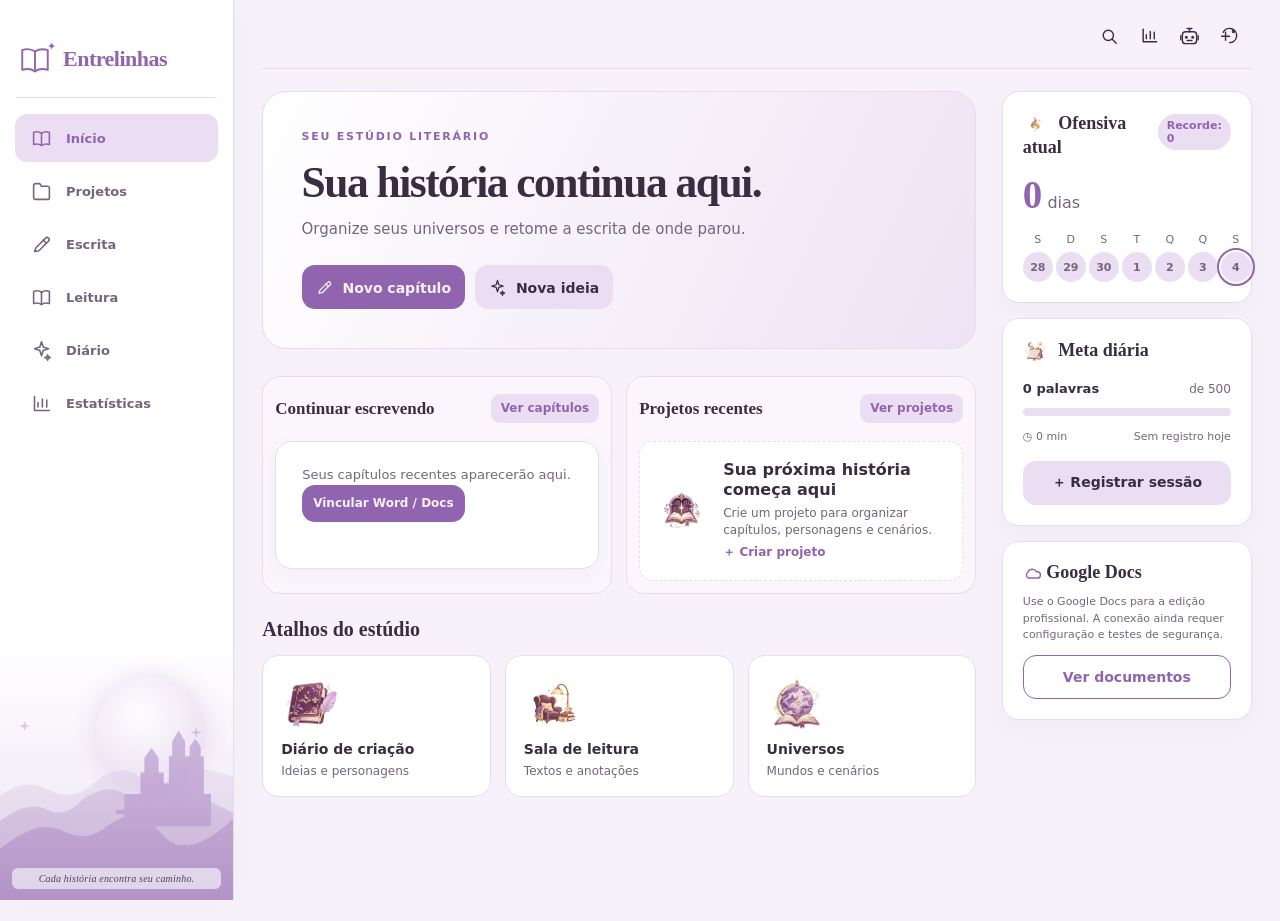
<file: index.html>
<!doctype html>
<html lang="pt-BR"><head>
<meta charset="utf-8">
<meta http-equiv="Content-Security-Policy" content="default-src 'self'; base-uri 'self'; object-src 'none'; script-src 'self' https://accounts.google.com https://apis.google.com; connect-src 'self' https://www.googleapis.com https://docs.googleapis.com https://upload.googleapis.com https://accounts.google.com; img-src 'self' data: blob:; style-src 'self' 'unsafe-inline' https://fonts.googleapis.com; font-src 'self' data: https://fonts.gstatic.com; frame-src https://accounts.google.com https://docs.google.com https://drive.google.com; form-action 'self'; worker-src 'self'; manifest-src 'self'; upgrade-insecure-requests">
<meta name="referrer" content="strict-origin-when-cross-origin">
<link rel="stylesheet" href="./styles-v400.css"><meta name="viewport" content="width=device-width,initial-scale=1,viewport-fit=cover"><meta name="theme-color" content="#9064AE">
<title>Entrelinhas · Estúdio Literário</title>
<meta name="application-version" content="3.0.9-identidade-adaptavel">
<link rel="manifest" href="./manifest.json">
<link rel="icon" type="image/png" sizes="192x192" href="./icon-192.png">
<link rel="apple-touch-icon" href="./icon-192.png">
<meta name="application-name" content="Entrelinhas">
<meta name="apple-mobile-web-app-capable" content="yes">
<meta name="apple-mobile-web-app-status-bar-style" content="default">

<meta name="application-version" content="4.7.2-google-referrer-corrigido">
</head><body data-theme="lavanda"><div id="app"></div><nav id="nav" class="nav" aria-label="Navegação principal"></nav><dialog id="dialog"></dialog><div id="toast" role="status" aria-live="polite"></div><input type="file" id="importFile" accept=".txt,.md,.html,.htm,.docx,.epub,text/plain,text/html" hidden><input type="file" id="projectZipFile" accept=".zip,application/zip" hidden><input type="file" id="backupFile" accept=".json,application/json" hidden><input type="file" id="noteImageFile" accept="image/png,image/jpeg,image/webp" hidden><input type="file" id="imageFile" accept="image/png,image/jpeg,image/webp,image/gif" hidden>
<script defer src="./google-public-config.js"></script>
<script defer src="./app-v400.js"></script>
<script defer src="./pwa-register.js"></script>
</body></html>
</file>
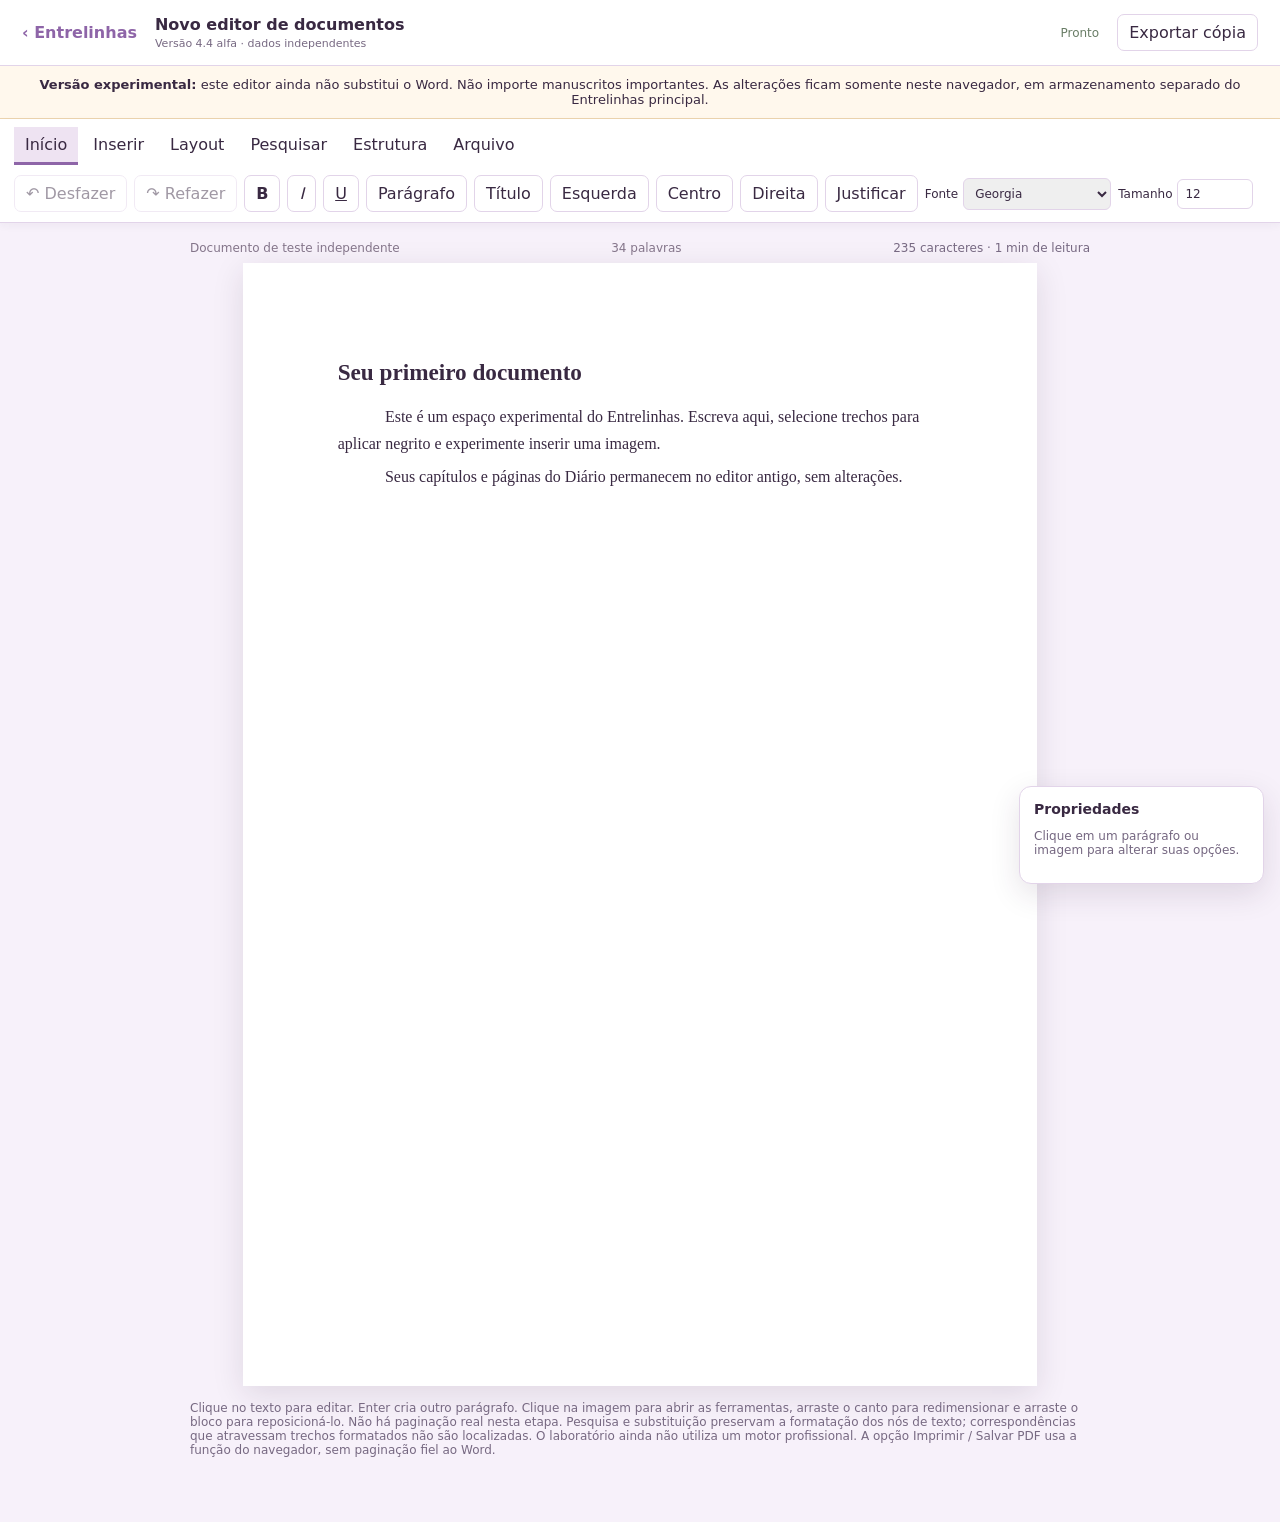
<file: editor-next.html>
<!doctype html><html lang="pt-BR"><head><meta charset="utf-8"><meta name="viewport" content="width=device-width, initial-scale=1"><meta http-equiv="Content-Security-Policy" content="default-src 'self'; script-src 'self'; style-src 'self'; img-src 'self' data: blob:; connect-src 'self'; object-src 'none'; base-uri 'self'; form-action 'none'"><meta name="referrer" content="no-referrer"><title>Entrelinhas — Laboratório do novo editor (alfa)</title><link rel="stylesheet" href="./editor-next.css"></head>
<body><header class="top"><a href="./index.html#escrita" class="back" aria-label="Voltar ao Entrelinhas">‹ Entrelinhas</a><div class="ident"><strong>Novo editor de documentos</strong><small>Versão 4.4 alfa · dados independentes</small></div><div class="status" id="saveState" role="status">Pronto</div><button type="button" id="exportJson" title="Exportar cópia JSON">Exportar cópia</button></header>
<section class="warning"><strong>Versão experimental:</strong> este editor ainda não substitui o Word. Não importe manuscritos importantes. As alterações ficam somente neste navegador, em armazenamento separado do Entrelinhas principal.</section>
<main class="workspace"><section class="controls" aria-label="Ferramentas de edição">
 <div class="tabbar" role="tablist"><button data-panel="inicio" class="active" role="tab" aria-selected="true">Início</button><button data-panel="inserir" role="tab" aria-selected="false">Inserir</button><button data-panel="layout" role="tab" aria-selected="false">Layout</button><button data-panel="pesquisa" role="tab" aria-selected="false">Pesquisar</button><button data-panel="estrutura" role="tab" aria-selected="false">Estrutura</button><button data-panel="arquivo" role="tab" aria-selected="false">Arquivo</button></div>
 <div class="tools" data-tools="inicio"><button type="button" id="undo" title="Desfazer a última alteração registrada" disabled>↶ Desfazer</button><button type="button" id="redo" title="Refazer alteração registrada" disabled>↷ Refazer</button><button data-cmd="bold" aria-label="Negrito"><b>B</b></button><button data-cmd="italic" aria-label="Itálico"><i>I</i></button><button data-cmd="underline" aria-label="Sublinhado"><u>U</u></button><button data-add="paragraph">Parágrafo</button><button data-add="heading">Título</button><button data-align="left">Esquerda</button><button data-align="center">Centro</button><button data-align="right">Direita</button><button data-align="justify">Justificar</button><label>Fonte <select id="font"><option value="Georgia">Georgia</option><option value="Arial">Arial</option><option value="Times New Roman">Times New Roman</option><option value="Verdana">Verdana</option><option value="Cambria">Cambria</option></select></label><label>Tamanho <input id="fontSize" type="number" min="9" max="42" value="12"></label></div>
 <div class="tools hidden" data-tools="inserir"><button data-add="paragraph">Novo parágrafo</button><button data-add="heading">Novo título</button><button id="addImage">Inserir imagem</button><button id="addDivider">Inserir separador</button></div>
 <div class="tools hidden" data-tools="layout"><label>Formato <select id="pageSize"><option value="A4">A4</option><option value="A5">A5</option><option value="Letter">Carta</option></select></label><label>Margem (mm) <input id="margin" type="number" min="10" max="40" value="25"></label><label>Recuo inicial (mm) <input id="indent" type="number" min="0" max="30" value="12.5" step="0.5"></label><label>Entrelinhas <select id="lineHeight"><option value="1.15">1,15</option><option value="1.5">1,5</option><option value="1.7" selected>1,7</option><option value="2">2,0</option></select></label></div>
 <div class="tools hidden" data-tools="pesquisa"><label>Localizar <input id="findText" type="search" maxlength="200" placeholder="Palavra ou frase"></label><label>Substituir por <input id="replaceText" type="text" maxlength="1000" placeholder="Novo texto"></label><button type="button" id="replaceAll">Substituir todas</button><span id="searchCount" role="status" aria-live="polite">Digite uma palavra para buscar</span></div>
 <div class="tools hidden" data-tools="estrutura"><label>Meta de palavras <input id="wordGoal" type="number" min="0" max="1000000" step="100" value="0" aria-label="Meta de palavras deste documento"></label><span id="goalStatus" role="status">Sem meta definida</span><button id="refreshOutline" type="button">Atualizar índice</button><button id="printDoc" type="button">Imprimir / Salvar PDF</button></div>
 <div class="tools hidden" data-tools="arquivo"><label>Título <input id="docTitle" maxlength="120" value="Documento de teste"></label><button id="newDoc">Novo rascunho</button><button type="button" id="downloadBackup">Baixar cópia anterior</button><button id="downloadHtml">Exportar HTML</button><button id="downloadTxt">Exportar TXT</button><button type="button" id="saveRecovery">Criar ponto de recuperação</button><button type="button" id="restoreRecovery">Restaurar ponto</button><button id="importJson">Importar cópia JSON</button><button id="resetDemo">Restaurar exemplo</button></div>
</section>
<section class="doc-area"><div class="page-meta"><span>Documento de teste independente</span><span id="counter">0 palavras</span><span id="readingStats">0 caracteres · 0 min de leitura</span></div><div class="page" id="page" aria-label="Documento editável"><div id="blocks"></div></div><div class="doc-help">Clique no texto para editar. Enter cria outro parágrafo. Clique na imagem para abrir as ferramentas, arraste o canto para redimensionar e arraste o bloco para reposicioná-lo. Não há paginação real nesta etapa. Pesquisa e substituição preservam a formatação dos nós de texto; correspondências que atravessam trechos formatados não são localizadas. O laboratório ainda não utiliza um motor profissional. A opção Imprimir / Salvar PDF usa a função do navegador, sem paginação fiel ao Word.</div></section>
<aside class="outline hidden" id="outlinePanel" aria-label="Índice do documento"><strong>Índice de títulos</strong><div id="outlineItems"></div><p>Use blocos do tipo Título para navegar.</p></aside><aside class="inspector" id="inspector" aria-live="polite"><strong>Propriedades</strong><p>Selecione um parágrafo ou imagem.</p></aside></main><input id="pickImage" type="file" accept="image/png,image/jpeg,image/webp" hidden><input id="pickJson" type="file" accept="application/json,.json" hidden><script defer src="./editor-next.js"></script></body></html>
</file>
<file: styles-v400.css>
:root{--bg:#f7f1fa;--card:#fff;--ink:#392d42;--muted:#75657d;--accent:#9064ae;--soft:#ebddf2;--border:#e8dbef;--good:#408365;--shadow:0 8px 25px rgba(57,45,66,.04);--danger:#af425a}
*{box-sizing:border-box}html,body{min-height:100%;margin:0}body{background:var(--bg);color:var(--ink);font-family:system-ui,-apple-system,'Segoe UI',sans-serif}body[data-theme=noturno]{--bg:#231d2d;--card:#342b42;--ink:#f7f0fa;--muted:#ccbdd8;--accent:#d0a7ec;--soft:#50405f;--border:#5e4d6b;--good:#b8e2bd;--shadow:none;--danger:#ec91a2}body[data-theme=papel]{--bg:#f3e8d7;--card:#fff9ef;--ink:#443426;--muted:#786550;--accent:#946d50;--soft:#ead9c1;--border:#e2cfb4;--good:#54815e;--shadow:none;--danger:#ac4858}
button,input,select,textarea{font:inherit}button{cursor:pointer;color:inherit}button:disabled{opacity:.5;cursor:not-allowed}button:focus-visible,input:focus-visible,textarea:focus-visible,select:focus-visible,[contenteditable]:focus-visible{outline:2px solid var(--accent);outline-offset:3px}a{color:var(--accent)}#app{max-width:720px;margin:auto;padding:0 16px 100px;min-height:100dvh}.top{padding:22px 3px 8px;display:flex;justify-content:space-between;align-items:center;gap:8px}.brand{font:700 25px Georgia,serif;letter-spacing:-.8px;color:var(--accent)}.head-actions{display:flex;align-items:center;gap:4px}.icon-btn{background:transparent;border:0;min-width:38px;min-height:38px;font-size:19px;border-radius:12px}.icon-btn:hover{background:var(--soft)}.small{font-size:12px}.tiny{font-size:11px}.muted{color:var(--muted)}.good{color:var(--good)}.strong{font-weight:800}.headline{font-size:clamp(23px,5.6vw,30px);font-weight:800;letter-spacing:-.8px;line-height:1.18;margin:10px 0}.sub{font-size:13px;color:var(--muted);line-height:1.55;margin:5px 0 19px}.section{font-size:19px;font-weight:800;letter-spacing:-.3px;margin:23px 0 12px}.card{background:var(--card);border:1px solid var(--border);border-radius:21px;padding:17px;margin-bottom:12px;box-shadow:var(--shadow)}.card h2{font-size:17px;margin:0 0 10px}.row{display:flex;align-items:center;justify-content:space-between;gap:10px}.flex{display:flex;align-items:center;gap:12px}.grow{flex:1;min-width:0}.grid2{display:grid;grid-template-columns:repeat(2,minmax(0,1fr));gap:10px}.grid3{display:grid;grid-template-columns:repeat(3,minmax(0,1fr));gap:9px}.btn{border:0;border-radius:13px;background:var(--accent);color:var(--bg);font-size:14px;font-weight:750;min-height:44px;padding:11px 14px}.btn.subtle{background:var(--soft);color:var(--ink)}.btn.outline{background:transparent;color:var(--accent);border:1px solid var(--accent)}.btn.danger{background:var(--danger);color:#fff}.btn.small-btn{min-height:37px;padding:8px 11px;font-size:12px}.btn.block{width:100%}.btn-group{display:flex;gap:8px;flex-wrap:wrap}.btn-group .btn{flex:1}.badge{display:inline-flex;padding:5px 9px;border-radius:99px;font-size:11px;font-weight:700;background:var(--soft);color:var(--accent)}.stat{background:var(--soft);border-radius:15px;padding:13px}.number{font-size:28px;font-weight:840;letter-spacing:-.6px;margin:5px 0}.progress{height:8px;background:var(--soft);overflow:hidden;border-radius:20px}.progress>i{display:block;height:100%;background:var(--accent);border-radius:20px}.week{display:grid;grid-template-columns:repeat(7,1fr);gap:5px;margin-top:16px}.week-day{text-align:center;font-size:11px;color:var(--muted)}.dot{width:min(37px,10vw);height:min(37px,10vw);margin:6px auto 0;border-radius:50%;background:var(--soft);color:var(--muted);display:grid;place-items:center;font-size:12px;font-weight:800}.dot.active{background:var(--accent);color:var(--bg)}.dot.today{outline:2px solid var(--accent);outline-offset:2px}.nav{position:fixed;bottom:0;left:50%;transform:translateX(-50%);max-width:720px;width:100%;z-index:20;display:grid;grid-template-columns:repeat(5,1fr);background:var(--card);border-top:1px solid var(--border);padding:8px 6px max(10px,env(safe-area-inset-bottom))}.nav button{border:0;background:transparent;color:var(--muted);display:grid;justify-items:center;gap:3px;padding:5px 0;font-size:10px}.nav button span{font-size:21px}.nav button.active{color:var(--accent);font-weight:800}.project-item{display:flex;align-items:center;gap:12px;text-align:left;width:100%;border-radius:17px;border:1px solid var(--border);background:var(--card);padding:12px;margin-bottom:10px;color:var(--ink)}.cover{width:63px;height:86px;border-radius:10px;flex-shrink:0;display:grid;place-items:center;align-content:center;color:white;font-size:12px;font-weight:700;text-align:center;padding:5px}.cover span{font-size:26px}.clip{overflow:hidden;text-overflow:ellipsis;white-space:nowrap}.line{padding:12px 0;border-bottom:1px solid var(--border)}.line:last-child{border-bottom:0}.empty{color:var(--muted);font-size:13px;line-height:1.6}.chips{display:flex;gap:8px;flex-wrap:wrap;margin:9px 0 15px}.chip{border:0;border-radius:99px;background:var(--soft);color:var(--ink);padding:8px 11px;font-weight:650;font-size:12px}.chip.active{background:var(--accent);color:var(--bg)}.chip:disabled{opacity:.55}.field{display:block;margin:13px 0}.field label{font-size:12px;font-weight:750;display:block;margin-bottom:6px}.field input,.field textarea,.field select{display:block;background:var(--card);color:var(--ink);width:100%;border:1px solid var(--border);border-radius:12px;min-height:44px;padding:10px 12px}.field textarea{min-height:115px;resize:vertical}.swatches{display:flex;gap:12px;flex-wrap:wrap}.swatch{width:39px;height:39px;border-radius:12px;border:2px solid transparent}.swatch.active{outline:2px solid var(--accent);outline-offset:2px}dialog{background:var(--bg);color:var(--ink);border:0;border-radius:22px 22px 0 0;padding:19px;position:fixed;inset:auto 0 0;margin:0 auto;width:min(100%,650px);max-width:650px;max-height:90dvh;overflow:auto}dialog::backdrop{background:#0008}dialog h2{margin:0;font-size:20px}.divider{height:1px;background:var(--border);margin:16px 0}.note-card{border:1px solid var(--border);background:var(--card);border-radius:16px;padding:13px;margin-bottom:9px}.note-card .note-body{font-size:12px;color:var(--muted);line-height:1.5;white-space:pre-wrap;overflow-wrap:anywhere;max-height:70px;overflow:hidden}.tag{border-radius:100px;padding:4px 7px;background:var(--soft);color:var(--accent);font-size:10px}.preview{display:block;width:100%;border:0;background:none;text-align:left;padding:0;color:inherit}.bar-chart{height:130px;display:flex;align-items:end;gap:9px}.bar{flex:1;border-radius:8px 8px 3px 3px;background:var(--accent);min-height:2px}.cal{display:grid;grid-template-columns:repeat(7,1fr);gap:6px;text-align:center;font-size:12px}.cal>span{padding:9px 2px;border-radius:13px}.cal>.on{background:var(--accent);color:var(--bg)}.toast{position:fixed;bottom:84px;left:50%;transform:translateX(-50%);z-index:60;background:var(--ink);color:var(--bg);font-size:12px;padding:10px 15px;border-radius:16px;box-shadow:0 7px 30px #0003}#toast{display:none}#toast.visible{display:block}.fullview #app{padding:0;max-width:none}.fullview .nav{display:none}.editor-shell,.reader-shell{min-height:100dvh;display:flex;flex-direction:column;max-width:1000px;margin:auto}.editor-top,.reader-top{display:flex;gap:8px;align-items:center;justify-content:space-between;padding:10px 13px;background:var(--card);border-bottom:1px solid var(--border)}.editor-top .doc-title{flex:1;background:transparent;color:var(--ink);border:0;min-width:0;font-weight:800;font-size:15px;padding:8px}.toolbar{background:var(--card);border-bottom:1px solid var(--border);padding:8px 10px;display:flex;gap:5px;overflow-x:auto;flex-shrink:0;scrollbar-width:thin}.tool{height:38px;min-width:39px;border:1px solid var(--border);background:var(--soft);color:var(--ink);border-radius:10px;padding:0 11px;font-size:13px;flex-shrink:0}.tool.select{padding:0 6px}.tool select{border:0;background:transparent;color:var(--ink);max-width:105px;height:100%}.writing-box{flex:1;background:var(--bg);padding:18px 10px 105px;min-height:calc(100dvh - 160px)}.paper{min-height:65dvh;max-width:780px;margin:auto;padding:30px clamp(18px,5vw,56px);border-radius:11px;background:var(--card);box-shadow:0 3px 25px #00000008;color:var(--ink);font-family:Georgia,serif;font-size:17px;line-height:1.8;outline:0;overflow-wrap:anywhere}.paper:empty::before{content:'Comece seu capítulo aqui…';color:var(--muted)}.paper img,.reader-content img{max-width:100%;height:auto;border-radius:8px}.paper table,.reader-content table{width:100%;border-collapse:collapse}.paper td,.paper th,.reader-content td,.reader-content th{border:1px solid var(--border);padding:6px}.paper blockquote,.reader-content blockquote{border-left:3px solid var(--accent);padding-left:12px;color:var(--muted)}.paper h1,.paper h2,.reader-content h1,.reader-content h2{line-height:1.25}.editor-status{position:fixed;bottom:0;width:100%;background:var(--card);border-top:1px solid var(--border);padding:10px 15px;display:flex;justify-content:space-between;gap:8px;color:var(--muted);font-size:11px;z-index:4}.reader-shell{height:100dvh;min-height:100dvh;max-width:950px}.reader-top{flex-shrink:0}.reader-actions{display:flex;gap:3px}.reader-scroll{flex:1;overflow-y:auto;overscroll-behavior:contain;scroll-behavior:smooth;background:var(--reader-bg,#fffaf0);color:var(--reader-ink,#3c3328)}.reader-content{max-width:730px;margin:0 auto;padding:28px 24px 80px;font:var(--reader-size,19px)/var(--reader-line,1.75) var(--reader-font,Georgia,serif);white-space:normal;overflow-wrap:anywhere}.reader-content p{margin:0 0 1em;text-align:justify}.reader-content h1,.reader-content h2{text-align:left}.reader-content::selection,.reader-content *::selection{background:#e5bafa}.reader-scroll.paged{overflow-x:auto;overflow-y:hidden;scroll-snap-type:x mandatory}.reader-scroll.paged .reader-content{height:100%;max-width:none;column-width:calc(min(100vw,720px) - 75px);column-gap:40px;column-fill:auto;padding:25px 20px}.reader-scroll.paged .reader-content>*{break-inside:avoid-column}.reader-mark{background:#f4d777;border-radius:3px;color:#3e3422;cursor:pointer}.reader-bottom{background:var(--card);border-top:1px solid var(--border);padding:8px 13px;display:flex;align-items:center;justify-content:space-between;gap:10px;font-size:11px}.reader-bottom .progress{flex:1}.reader-notes{position:absolute;bottom:48px;left:0;right:0;max-height:55vh;overflow:auto;background:var(--card);border-top:1px solid var(--border);padding:14px 18px;box-shadow:0 -10px 35px #0002;z-index:5}.text-quote{font-family:Georgia,serif;font-style:italic;border-left:3px solid var(--accent);padding:6px 11px;margin:10px 0;white-space:pre-wrap}.reader-toast{position:fixed;left:12px;bottom:65px;right:12px;background:var(--card);padding:10px 12px;border:1px solid var(--accent);border-radius:15px;z-index:10}.reader-night{--reader-bg:#201d29;--reader-ink:#ece5ee}.reader-sepia{--reader-bg:#f3e5c9;--reader-ink:#4a3929}.reader-white{--reader-bg:#fff;--reader-ink:#2c2c2c}.mini{font-size:11px;color:var(--muted);line-height:1.5}.danger-text{color:var(--danger)}.hr{margin:10px 0;border-top:1px solid var(--border)}.theme-preview{height:65px;border-radius:12px;border:1px solid var(--border);padding:10px;display:flex;align-items:center;justify-content:center}.theme-preview span{display:block;width:80%;height:30px;border-radius:7px}.banner{background:var(--soft);padding:14px;border-radius:16px;border:1px solid var(--border);margin-bottom:12px}.sr-only{position:absolute;clip:rect(0,0,0,0);width:1px;height:1px;overflow:hidden}.note-list-scroll{max-height:500px;overflow:auto}
@media(min-width:780px){#app{padding-left:26px;padding-right:26px}.editor-shell,.reader-shell{border-left:1px solid var(--border);border-right:1px solid var(--border)}}
@media print{body,body[data-theme]{background:white;color:black}body>*{display:none!important}body>#printRoot{display:block!important}#printRoot{font:12pt/1.6 Georgia,serif;margin:0 auto;max-width:185mm;color:black}#printRoot h1{text-align:center}#printRoot img{max-width:100%;height:auto}#printRoot table{border-collapse:collapse}#printRoot td,#printRoot th{border:1px solid #555;padding:5px}@page{size:A4;margin:20mm}}

.timer-clock{font-variant-numeric:tabular-nums;font-weight:700;color:var(--accent);white-space:nowrap}.editor-status{flex-wrap:wrap;gap:6px}.editor-status .btn{min-height:34px}button[disabled]{opacity:.48;cursor:not-allowed}

/* v0.4: organização e busca */
.project-doc-row{display:flex;align-items:stretch;gap:6px;margin:7px 0}.project-doc-row>.grow{flex:1;min-width:0}.project-doc-row .note-card{margin:0;height:100%}.move-doc-controls{display:flex;flex-direction:column;justify-content:center;gap:5px}.move-doc-controls .btn{min-width:39px;min-height:37px;padding:5px}#libraryResults .preview{text-align:left;width:100%;display:block}#libraryResults .note-card{margin:9px 0}#librarySearch{font-size:16px}body .head-actions{gap:2px}

/* Entrelinhas 0.5: controles compactos de leitura em voz alta */
.reader-actions{gap:2px}.reader-actions .icon-btn{min-width:34px}
@media(max-width:370px){.reader-actions .icon-btn{padding:4px;min-width:30px}}

/* Entrelinhas 0.9 — páginas completas do Diário */
.note-page{max-width:740px;margin:auto;padding:14px 15px 110px;min-height:100dvh}
.note-page-top{display:flex;align-items:center;gap:10px;position:sticky;top:0;z-index:5;background:var(--bg);padding:8px 0 13px}
.note-page-top .note-action{flex:0 0 auto}
.note-sheet{background:var(--card);border:1px solid var(--border);border-radius:23px;padding:22px;margin:12px 0;box-shadow:var(--shadow)}
.note-kicker{color:var(--accent);font-weight:750;font-size:12px;letter-spacing:.08em;text-transform:uppercase}
.note-page-title{font:700 clamp(27px,6vw,42px)/1.2 Georgia,serif;letter-spacing:-.025em;overflow-wrap:anywhere;margin:12px 0}
.note-pill{display:inline-flex;padding:6px 10px;border-radius:20px;background:var(--soft);font-size:12px;margin:3px 4px 3px 0}
.note-meta{display:grid;grid-template-columns:repeat(2,minmax(0,1fr));gap:8px;margin:18px 0}
.note-meta >div{border:1px solid var(--border);padding:12px;border-radius:14px;min-width:0;overflow-wrap:anywhere}
.note-meta small{display:block;color:var(--muted);margin-bottom:5px}
.note-section{padding:14px 0;border-top:1px solid var(--border)}
.note-section h3{font-size:15px;margin:0 0 8px}
.note-reader-prose{white-space:normal;overflow-wrap:anywhere;font-size:var(--reader-size,18px);line-height:var(--reader-line,1.8);font-family:var(--reader-font,Georgia,serif)}
.note-reader-prose p{margin:0 0 1em}.note-reader-prose img{max-width:100%;height:auto}
.note-edit-field{display:grid;gap:7px;margin:12px 0}.note-edit-field label{font-weight:700;font-size:13px}
.note-edit-area{min-height:240px;max-height:60vh;overflow:auto;border:1px solid var(--border);background:var(--card);border-radius:15px;padding:15px;outline-offset:2px;line-height:1.7;overflow-wrap:anywhere}
.note-toolbar{display:flex;gap:6px;flex-wrap:wrap;padding:8px 0}.note-toolbar button{padding:9px 12px;border:1px solid var(--border);border-radius:10px;background:var(--soft);font-weight:700}
.note-save-status{font-size:12px;color:var(--muted);padding:4px 8px}
.note-comment{border:1px solid var(--border);border-radius:12px;padding:12px;margin:9px 0}.note-comment button{margin-top:8px}.note-page .reader-sepia{background:#f9f2e5;color:#443426}.note-page .reader-white{background:#fff;color:#252525}.note-page .reader-night{background:#24222d;color:#eee5f4}
.note-page .reader-sepia,.note-page .reader-white,.note-page .reader-night{border-radius:18px;padding:16px}
.note-page .reader-sepia h3,.note-page .reader-white h3,.note-page .reader-night h3{color:inherit}
@media(max-width:370px){.note-page-top{flex-wrap:wrap}.note-sheet{padding:16px}.note-meta{grid-template-columns:1fr}}

/* v1.0: tipografia exclusivamente nas áreas de escrita; não altera o layout externo */
.typo-controls{display:flex;align-items:center;gap:7px;flex-wrap:wrap;padding:8px 1px 10px;border-bottom:1px solid var(--border);margin-bottom:7px}
.typo-controls label{font-size:12px;color:var(--muted);display:inline-flex;align-items:center;gap:5px;font-weight:650}
.typo-controls select,.typo-controls input{min-height:38px;background:var(--card);color:var(--ink);border:1px solid var(--border);border-radius:10px;padding:6px 8px;font-size:14px;max-width:140px}
.typo-controls input[type=number]{max-width:76px}.typo-controls .tool{font-size:13px;min-height:37px;padding:5px 9px}
.paper,.note-edit-area{overflow-wrap:anywhere;tab-size:4}
.note-edit-area font,.paper font{font-family:inherit}
@media(max-width:420px){.typo-controls{gap:5px}.typo-controls label{font-size:11px}.typo-controls select{max-width:130px}}

/* v1.1 — categorização interna do Diário; identidade visual preservada */
.diary-categories{display:grid;grid-template-columns:repeat(2,minmax(0,1fr));gap:8px;margin:14px 0 18px}
.diary-category{display:flex;align-items:center;justify-content:space-between;gap:8px;text-align:left;padding:12px;border:1px solid var(--border);border-radius:14px;background:var(--card);color:var(--ink);font-weight:700;font-size:12px;min-height:50px}
.diary-category small{background:var(--soft);color:var(--accent);border-radius:30px;padding:3px 8px}
.diary-category.selected{border-color:var(--accent);box-shadow:inset 0 0 0 1px var(--accent)}
.diary-sort{background:var(--card);border:1px solid var(--border);border-radius:10px;color:var(--ink);padding:8px;min-width:95px;max-width:180px}
.note-fields-group{border-top:1px solid var(--border);padding:8px 0 12px}.note-fields-group h3{font-size:16px}
.note-related,.note-block{border:1px solid var(--border);border-radius:15px;background:var(--card);padding:12px;margin:9px 0}
.note-related{display:flex;align-items:center;gap:10px}.note-block{background:var(--bg)}.note-block .note-edit-field textarea{min-height:58px}
.note-block .btn{margin:4px 0}
@media(min-width:650px){.diary-categories{grid-template-columns:repeat(3,minmax(0,1fr))}}

/* Entrelinhas 1.4: páginas de texto em vez de caixas arredondadas, sem mudar a identidade principal. */
.paper.el-paper-page,.note-edit-area.el-paper-page{border:0;border-radius:0;box-shadow:none;outline-offset:0;padding:var(--el-top,80px) var(--el-right,80px) var(--el-bottom,80px) var(--el-left,95px);width:100%;max-width:var(--el-paper-width,210mm);min-height:75vh;background:var(--card);margin:0 auto;overflow:visible;}
.paper.el-paper-page p,.note-edit-area.el-paper-page p{margin:0 0 var(--el-after,30px);padding-left:var(--el-paragraph,0px);text-indent:var(--el-first,0px)}
.note-edit-area.el-paper-page{max-height:none;min-height:60vh;overflow-wrap:anywhere}
.note-sheet:has(.el-paper-page){padding:12px;border-radius:15px}.el-note-actions{display:flex;gap:6px;flex-wrap:wrap;margin:12px 0}
.el-ruler-wrap{max-width:900px;margin:9px auto 0;padding:8px 14px;background:var(--card);border-bottom:1px solid var(--border)}.el-ruler-label{display:block;font-size:11px;color:var(--muted)}.el-ruler{height:31px;position:relative;margin:7px 0;background:repeating-linear-gradient(90deg,var(--border) 0,var(--border) 1px,transparent 1px,transparent 19px);border-bottom:1px solid var(--border)}.el-ruler-scale{font-size:10px;color:var(--muted);letter-spacing:8px;white-space:nowrap;overflow:hidden;display:block}.el-ruler-thumb{position:absolute;top:10px;transform:translateX(-50%);background:var(--accent);color:#fff;border:0;border-radius:3px;padding:2px 4px;font-size:10px;cursor:ew-resize;touch-action:none}.el-ruler-settings{border:0;background:none;color:var(--accent);font-weight:700;padding:6px 0;font-size:12px}.el-measure-grid{display:grid;grid-template-columns:repeat(2,minmax(0,1fr));gap:10px}.el-measure-grid label{font-size:12px;font-weight:650}.el-measure-grid input{display:block;width:100%;padding:10px;margin-top:4px;border:1px solid var(--border);border-radius:8px;background:var(--card);color:var(--ink)}
.el-template-grid{display:grid;grid-template-columns:repeat(2,minmax(0,1fr));gap:10px}.el-template-tile{min-width:0;border:1px solid var(--border);background:var(--card);border-radius:10px;padding:10px;text-align:left;color:var(--ink)}.el-template-preview{height:130px;overflow:hidden;border:1px solid var(--border);background:#fff;color:#26202a;padding:13px;font:8px/1.3 Georgia,serif;margin-bottom:9px;pointer-events:none}.el-template-preview h1{font-size:15px}.el-template-tile span{display:block;font-size:11px;color:var(--muted);margin-top:3px}
@media(max-width:520px){.el-ruler-wrap{padding:6px 10px}.paper.el-paper-page,.note-edit-area.el-paper-page{padding:clamp(24px,8vw,var(--el-top)) clamp(13px,5vw,28px);max-width:100%}.el-measure-grid{grid-template-columns:repeat(2,minmax(0,1fr))}.note-sheet:has(.el-paper-page){padding:8px}}
@media print{.el-ruler-wrap,.el-note-actions{display:none!important}}


/* Entrelinhas 1.5 — edição mobile enxuta e páginas do Diário em abas.
   Mantém o HTML dos textos e os IDs usados pelo salvamento das versões anteriores. */
.el-top-autosave{font-size:10px;color:var(--muted);white-space:nowrap}
.el-top-btn{border:0;background:transparent;color:var(--ink);min-width:35px;min-height:38px;font-size:21px;border-radius:10px}
.el-top-btn:focus-visible,.el-mobile-bottom button:focus-visible{outline:2px solid var(--accent)}
.el-mobile-bottom{display:none}
.el-note-tabbar{display:flex;gap:5px;overflow-x:auto;scrollbar-width:none;padding:0 0 12px;position:sticky;top:59px;background:var(--bg);z-index:4}
.el-note-tabbar button{white-space:nowrap;border:0;border-radius:11px;background:transparent;color:var(--muted);padding:10px 13px;font-size:13px;font-weight:650}
.el-note-tabbar button[aria-selected="true"]{background:var(--soft);color:var(--accent)}
.el-note-panel{display:none;min-width:0}
.el-note-panel.is-active{display:block}
.el-note-panel .note-meta{margin-top:4px}
.el-note-panel .note-meta>div{border:0;border-bottom:1px solid var(--border);border-radius:0;padding:8px 4px}
.el-note-panel .note-section{border-color:var(--border)}
.el-note-panel .note-section>h3{font-size:16px}
.el-note-panel .note-edit-area{outline:none;box-shadow:none}
.el-note-panel .note-page-title{margin-top:0}
.el-note-empty{font-size:13px;color:var(--muted);padding:23px 4px}
.el-note-panel .note-fields-group:not(:first-child){margin-top:12px}
.el-note-panel .note-fields-group textarea{min-height:70px;resize:vertical}
.el-doc-sheet{background:var(--card);width:100%;box-sizing:border-box;overflow-wrap:break-word}
.el-mobile-details{margin-bottom:10px}
@media(max-width:700px){
 .fullview #app{max-width:100vw;overflow-x:hidden}
 .editor-shell{max-width:100vw;min-width:0;width:100%;min-height:100dvh}
 .editor-top{position:sticky;top:0;z-index:21;gap:3px;padding:5px 8px;min-height:55px}
 .editor-top .doc-title{font-size:15px;padding:5px 2px;min-width:0;max-width:none}
 .editor-top .el-hidden-primary{display:none!important}
 .editor-top .el-top-autosave{display:none}
 .editor-shell>.toolbar,.editor-shell>.typo-controls,.editor-shell>.el-ruler-wrap{display:none!important}
 .writing-box{padding:0 0 calc(82px + env(safe-area-inset-bottom));min-height:calc(100dvh - 115px);width:100%;overflow-x:hidden;background:var(--card)}
 .paper.el-paper-page{box-sizing:border-box!important;margin:0!important;width:100%!important;max-width:100%!important;min-width:0!important;min-height:calc(100dvh - 150px);border:0!important;border-radius:0!important;padding:var(--el-top-responsive,10%) var(--el-right-responsive,10%) var(--el-bottom-responsive,10%) var(--el-left-responsive,12%)!important;background:var(--card);box-shadow:none!important;outline:none;overflow-wrap:anywhere}
 .editor-shell>.editor-status{display:none!important}
 .el-mobile-bottom{display:flex;position:fixed;bottom:0;left:0;right:0;z-index:30;min-height:53px;padding:6px 8px max(8px,env(safe-area-inset-bottom));background:var(--card);border-top:1px solid var(--border);align-items:center;justify-content:space-around;gap:4px;max-width:100vw}
 .el-mobile-bottom button{border:0;border-radius:10px;min-width:39px;min-height:40px;background:transparent;color:var(--ink);font-size:19px;font-weight:650}
 .el-mobile-bottom button.el-primary{background:var(--soft);color:var(--accent)}
 .note-page{width:100%;max-width:100%;min-width:0;padding:0 12px 88px}
 .note-page-top{min-height:57px;top:0;gap:5px;flex-wrap:nowrap;padding:7px 2px 4px}
 .note-page-top .grow{min-width:0;overflow:hidden}
 .note-page-top .grow strong{font-size:13px;overflow:hidden;text-overflow:ellipsis;white-space:nowrap;display:block}
 .note-page-top .btn{min-height:36px;padding:7px 9px;font-size:12px;white-space:nowrap}
 .note-sheet,.note-sheet:has(.el-paper-page){padding:15px 12px!important;margin:0!important;border-radius:0!important;border:0!important;box-shadow:none!important}
 .note-sheet .note-meta{grid-template-columns:repeat(2,minmax(0,1fr));gap:5px}
 .note-page .note-edit-area.el-paper-page{padding:var(--el-top-responsive,10%) var(--el-right-responsive,10%) var(--el-bottom-responsive,10%) var(--el-left-responsive,12%)!important;min-height:60dvh;max-width:100%!important;border:0!important;outline:0;box-shadow:none!important}
 .note-page .note-toolbar,.note-page .typo-controls,.note-page .el-note-actions,.note-page .el-ruler-wrap{display:none!important}
 .note-page:has(#notePageBody){padding-bottom:85px}
 .note-page:has(#notePageBody) .el-mobile-bottom{display:flex}
 .note-reader-prose{font-size:inherit;line-height:inherit}
 .note-page .reader-sepia,.note-page .reader-white,.note-page .reader-night{border-radius:0;padding:12px 0;background:transparent;color:var(--ink)}
 .el-note-tabbar{top:55px}
 .el-note-panel [id="notePageTitle"]{border:0;border-bottom:1px solid var(--border);border-radius:0;padding:5px 0;background:transparent;font:700 25px/1.25 Georgia,serif;color:var(--ink)}
 .el-note-panel [id="notePageTitle"]:focus{outline:0;border-bottom:2px solid var(--accent)}
 .el-note-panel [id="notePageBody"]{padding-top:12px!important}
 .el-note-panel .note-edit-field input,.el-note-panel .note-edit-field textarea,.el-note-panel select{font-size:16px}
 .el-note-panel .note-section{padding:14px 0}
 .el-note-panel .note-related{border:1px solid var(--border)}
}
@media(min-width:701px){
 .editor-shell{max-width:1200px}
 .writing-box{padding:24px 32px 90px}
 .paper.el-paper-page{box-sizing:border-box;max-width:min(100%,var(--el-paper-width,210mm));min-height:75vh;margin:auto}
 .el-mobile-bottom{display:none!important}
 .el-note-tabbar{top:70px}
}


/* Entrelinhas 1.6 — Navegação estrutural e paginação manual */
.el-outline-list{display:flex;flex-direction:column;gap:7px;max-height:60vh;overflow:auto;padding:2px}
.el-outline-item{width:100%;border:1px solid var(--border);border-radius:10px;background:var(--card);color:var(--ink);text-align:left;padding:12px;display:flex;gap:10px;align-items:center}
.el-outline-item span{flex:1;min-width:0;overflow:hidden;text-overflow:ellipsis;white-space:nowrap}
.el-outline-item small{color:var(--muted);font-size:11px}
.el-outline-item[data-level="2"]{padding-left:24px}.el-outline-item[data-level="3"]{padding-left:38px}
.el-page-break{display:block;border:0!important;border-top:2px dashed var(--accent)!important;opacity:.6;margin:22px 0!important;height:10px;position:relative}
.el-page-break:after{content:'Quebra de página';position:absolute;top:-13px;right:4px;background:var(--card);padding:2px 6px;color:var(--muted);font:10px system-ui}
.el-template-tile{display:flex;flex-direction:column;gap:3px}.el-template-preview{height:165px;box-shadow:0 4px 14px #00000012;border-radius:2px;padding:18px;overflow:hidden;background:#fff}
@media print{hr[data-el-break="page"]{page-break-after:always;break-after:page;border:0!important;margin:0!important;height:0!important}hr[data-el-break="page"]:after{display:none!important}}

/* Entrelinhas IA v1.7: painel próprio, sem alterar o desenho principal. */
.el-ai-grid{display:grid;grid-template-columns:repeat(2,minmax(0,1fr));gap:9px;margin:12px 0}
.el-ai-grid button{padding:14px 10px;border:1px solid var(--border);border-radius:13px;background:var(--card);font-weight:700;text-align:left}
.el-ai-grid button[aria-pressed="true"]{border:2px solid var(--accent);background:var(--soft)}
.el-ai-desc{font-size:12px;color:var(--muted);font-weight:400;display:block;margin-top:5px}
.el-ai-panel textarea{width:100%;min-height:95px;font:inherit;border:1px solid var(--border);background:var(--card);color:var(--ink);border-radius:12px;padding:10px}
.el-ai-panel .field{margin:12px 0}
.el-ai-actions{display:flex;gap:8px;flex-wrap:wrap;margin-top:15px}
.el-ai-result{white-space:pre-wrap;overflow-wrap:anywhere;max-height:35vh;overflow:auto;padding:12px;background:var(--soft);border-radius:12px;font-size:14px;margin:10px 0}
.el-ai-warning{font-size:12px;color:var(--muted);line-height:1.5}



/* Entrelinhas 1.4 — mapa de conexões e fichas vivas. Sem alterar a identidade global. */
.graph-actions{display:flex;gap:8px;flex-wrap:wrap;margin:12px 0}
.graph-panel{background:var(--card);border:1px solid var(--border);border-radius:18px;padding:14px;margin:12px 0;box-shadow:var(--shadow)}
.graph-controls{display:flex;gap:8px;flex-wrap:wrap;align-items:center;margin:8px 0 12px}
.graph-controls select,.graph-controls input{min-height:40px;max-width:100%;background:var(--bg);color:var(--ink);border:1px solid var(--border);border-radius:10px;padding:6px}
.graph-canvas{width:100%;height:min(66vh,540px);min-height:310px;border-radius:15px;border:1px solid var(--border);background:radial-gradient(circle at 25% 20%,var(--soft),var(--bg));touch-action:none;overflow:hidden;position:relative}
.graph-canvas svg{display:block;width:100%;height:100%;touch-action:none}
.graph-node{cursor:pointer;outline:none}.graph-node:focus-visible circle{stroke:var(--accent);stroke-width:4}
.graph-node text{font-size:22px;pointer-events:none;paint-order:stroke fill;stroke:var(--card);stroke-width:5px;stroke-linejoin:round;fill:var(--ink)}
.graph-edge{stroke:var(--accent);opacity:.4;stroke-width:1.5;fill:none}.graph-edge.family{stroke:#A86F86;stroke-width:2.6;opacity:.85}.graph-edge.event{stroke:#5F8399;stroke-dasharray:5 3;opacity:.8}
.graph-node circle{stroke:var(--card);stroke-width:3;filter:drop-shadow(0 2px 4px #0002)}
.graph-legend{display:flex;gap:8px;flex-wrap:wrap;font-size:11px;color:var(--muted)}.graph-dot{display:inline-block;width:9px;height:9px;border-radius:100%;margin-right:4px}
.graph-empty{padding:36px 14px;text-align:center;color:var(--muted)}
.graph-form-grid{display:grid;grid-template-columns:1fr 1fr;gap:8px}.graph-form-grid>*{min-width:0}
.graph-family-line,.graph-mental-entry{background:var(--bg);border:1px solid var(--border);padding:10px;border-radius:12px;margin:9px 0}
.graph-family-line{display:flex;justify-content:space-between;align-items:center;gap:10px}
.graph-mental-entry time{font-size:11px;color:var(--muted)}
.graph-tag{display:inline-block;font-size:11px;background:var(--soft);border-radius:99px;padding:4px 7px;margin:2px}
.graph-aux{font-size:12px;color:var(--muted)}
@media(max-width:410px){.graph-form-grid{grid-template-columns:1fr}.graph-controls select{flex:1;min-width:115px}}
.graph-edge.story{stroke:#9E7A50;stroke-width:2.2;opacity:.9;stroke-dasharray:9 3}.graph-family-line .grow{flex:1;min-width:0}


/* 3.0.4: Removidas regras globais de impressão/importação que limitavam
   o body a 760/780px e alteravam margens, fonte e títulos de todo o app.
   Estilos de documentos devem ficar isolados de body, nunca globais. */

/* Entrelinhas 2.4 — Diário editorial e leitura com edição direta */
.el24-reader-edit{padding:7px 10px;min-height:36px;font-size:12px;white-space:nowrap}
.note-page{max-width:900px;margin:auto}
.note-page-top{background:var(--card);position:sticky;top:0;z-index:11;border-bottom:1px solid var(--border);padding:9px 14px;gap:9px}
.note-page-top .grow{flex:1;min-width:0}
.note-page-top strong{font-size:14px}
.note-sheet{max-width:820px;margin:0 auto!important;padding:22px 22px 70px!important;background:var(--card)}
.el-note-tabbar{background:var(--card);border-bottom:1px solid var(--border);padding:7px 0;gap:4px;top:58px;z-index:8;margin-bottom:19px}
.el-note-tabbar button{border-radius:8px 8px 0 0;padding:11px 15px;min-height:42px}
.el-note-tabbar button[aria-selected="true"]{background:transparent;color:var(--accent);box-shadow:inset 0 -3px var(--accent)}
.el-note-panel{min-height:56dvh}
.el-note-panel[data-el15-panel="documento"]{max-width:740px;margin:0 auto}
.el-note-panel[data-el15-panel="documento"]>.note-section{border:0;padding:6px 0}
.el-note-panel[data-el15-panel="documento"]>.note-section>h3{display:none}
.note-page-title{font-size:clamp(27px,5vw,38px);line-height:1.18;letter-spacing:-.8px;font-family:Georgia,serif;margin:12px 0 4px}
.el24-note-context{color:var(--muted);font-size:12px;border-bottom:1px solid var(--border);padding-bottom:18px;margin-bottom:15px}
.el24-inline-edit{border:1px solid var(--border);border-radius:10px;background:var(--soft);color:var(--accent);font-weight:750;font-size:13px;min-height:40px;padding:8px 13px;margin:9px 0 14px}
.el24-panel-title{font-size:21px;font-weight:750;letter-spacing:-.4px;margin:6px 0 16px}
.el-note-panel[data-el15-panel="detalhes"]>.note-section,.el-note-panel[data-el15-panel="conexoes"]>.note-section,.el-note-panel[data-el15-panel="notas"]>.note-section{border:0;border-bottom:1px solid var(--border);padding:14px 0}
.el-note-panel .note-meta{display:grid;grid-template-columns:repeat(2,minmax(0,1fr));gap:10px;border-bottom:1px solid var(--border);margin:0 0 15px;padding:10px 0 16px}
.el-note-panel .note-meta>div{border:0;padding:5px 0;font-size:13px;min-width:0;overflow-wrap:anywhere}
.el-note-panel .note-meta small{color:var(--muted)}
.el-note-panel .note-fields-group{border:0;border-bottom:1px solid var(--border);padding:10px 0 18px}
.el-note-panel .note-fields-group h3{font-size:15px;margin-bottom:10px}
.el-note-panel .note-edit-field{margin:12px 0}
.el-note-panel .note-edit-field label{font-size:12px;color:var(--muted);font-weight:650}
.el-note-panel .note-edit-field input,.el-note-panel .note-edit-field textarea,.el-note-panel select{border:1px solid var(--border);background:var(--card);border-radius:9px}
.el-note-panel .note-related,.el-note-panel .note-block{border-radius:10px;box-shadow:none}
.el24-title-wrap{margin:0 0 20px!important}
.el24-title-wrap input#notePageTitle{font-size:clamp(25px,4vw,36px);font-weight:750;border:0;border-bottom:1px solid var(--border);border-radius:0;line-height:1.2;padding:8px 0}
.el-note-panel #notePageBody{min-height:62dvh;line-height:1.8}
.note-reader-prose{padding-top:6px;font-family:var(--reader-font,Georgia,serif);line-height:var(--reader-line,1.75)}
@media(max-width:700px){
 .note-page{padding:0 0 90px!important;width:100%}
 .note-page-top{min-height:57px;padding:8px 10px}
 .note-page-top [data-action="note-back"]{max-width:84px;text-overflow:ellipsis;overflow:hidden}
 .note-page-top .btn{padding:7px 8px}
 .note-sheet,.note-sheet:has(.el-paper-page){padding:12px 17px 85px!important;background:var(--card);margin:0!important}
 .el-note-tabbar{top:56px;margin:0 -17px 17px;padding:0 13px 4px}
 .el-note-tabbar button{padding:12px 10px;font-size:12px}
 .el-note-panel .note-meta{grid-template-columns:1fr 1fr}
 .el-note-panel .note-section{padding:12px 0}
 .note-page .note-reader-prose{font-size:var(--reader-size,19px)}
 .reader-top .reader-actions{gap:0;min-width:0}
 .reader-top .reader-actions .icon-btn{min-width:33px;font-size:17px}
 .el24-reader-edit{min-height:34px;padding:7px 8px;font-size:12px}
}

/* v2.5: no Android, scale page measurements with the paper width instead of silently overriding them. */
@media(max-width:700px){
 .paper.el-paper-page p,.note-edit-area.el-paper-page p{padding-left:var(--el-paragraph-responsive,0%);text-indent:var(--el-first-responsive,0%);margin-bottom:var(--el-after-responsive,3%)}
 .paper.el-paper-page,.note-edit-area.el-paper-page{box-sizing:border-box;}
}

/* Google Docs como editor original */
.el-docs-pill{display:inline-flex;margin-right:8px;padding:3px 8px;border-radius:20px;background:var(--soft,#eee4f5);color:var(--accent,#9064AE);font-size:11px;font-weight:750;white-space:nowrap}
.el-docs-row .preview{text-align:left}.el-docs-unloaded{padding:20px 8px;line-height:1.7;color:var(--muted,#777)}
@media(max-width:540px){.el-docs-row .row{align-items:flex-start;gap:12px}.el-docs-row .btn-group{display:flex;flex-wrap:wrap;gap:5px}.el-docs-row .btn-group .btn{font-size:12px}}

/* Entrelinhas 2.7 — espaço de trabalho para PC; layout móvel preservado. */
@media (min-width: 1050px) {
  body:not(.fullview) #nav.nav {
    position:fixed; inset:0 auto 0 0; transform:none;
    width:234px; max-width:none; height:100dvh;
    display:flex!important; flex-direction:column; justify-content:flex-start;
    padding:102px 15px 28px; gap:7px;
    border-top:0; border-right:1px solid var(--border);
    background:var(--card); box-shadow:3px 0 22px #00000006;
  }
  body:not(.fullview) #nav.nav::before {
    content:'✒  ENTRELINHAS'; position:absolute; left:27px; top:33px;
    font:700 17px Georgia,serif;letter-spacing:.06em;color:var(--accent);
  }
  body:not(.fullview) #nav.nav :is(button,a[data-el311-open-tab]) {
    display:flex; align-items:center; justify-content:flex-start;
    gap:15px; padding:13px 15px; width:100%; border-radius:12px;
    font-size:14px; font-weight:650; text-align:left;
  }
  body:not(.fullview) #nav.nav :is(button,a[data-el311-open-tab]):hover {background:var(--soft);color:var(--ink)}
  body:not(.fullview) #nav.nav :is(button,a[data-el311-open-tab]).active {background:var(--soft);color:var(--accent)}
  body:not(.fullview) #nav.nav :is(button,a[data-el311-open-tab]) span {font-size:21px;width:25px;text-align:center}
  body:not(.fullview) #app {max-width:1280px;margin:0 0 0 234px;padding:0 clamp(28px,4vw,80px) 90px}
  body:not(.fullview) #app>main {max-width:1080px;margin:0 auto}
  body:not(.fullview) .top {max-width:1080px;margin:0 auto;padding-top:25px;padding-bottom:22px}
  body:not(.fullview) .top .brand {font-size:19px;opacity:.78}
  body:not(.fullview) .headline {font-size:36px;margin-top:16px}
  body:not(.fullview) .sub {font-size:15px}
  body:not(.fullview) .grid2 {gap:17px}
  body:not(.fullview) .grid3 {gap:16px}
  body:not(.fullview) .card {padding:23px 26px;border-radius:17px}
  body:not(.fullview) .project-item {padding:17px 18px}
  body:not(.fullview) dialog {inset:50% auto auto 50%;transform:translate(-50%,-50%);border-radius:20px;max-width:min(700px,calc(100vw - 60px));max-height:86dvh}
  body.fullview .editor-shell {max-width:1440px}
  body.fullview .reader-shell {max-width:1250px}
  body.fullview .writing-box {padding:34px 36px 100px}
  body.fullview .paper {max-width:920px}
  body.fullview .reader-content {max-width:850px}
  body.fullview .note-page {max-width:1030px}
  body.fullview .note-sheet {padding:30px 50px}
  .el-template-grid {grid-template-columns:repeat(3,minmax(0,1fr))}
  .el-ruler-wrap {max-width:1000px}
}
@media (min-width: 1500px){body:not(.fullview) #app{margin-left:234px;max-width:none}}
@media (prefers-reduced-motion:reduce){*,*::before,*::after{scroll-behavior:auto!important;transition-duration:0.01ms!important;animation-duration:0.01ms!important}}

/* Entrelinhas 2.9 — texto corrido com recuo real de primeira linha.
   O editor HTML costuma criar DIVs ao pressionar Enter; tratamos DIVs e Ps do mesmo jeito.
   O recuo do próprio campo cobre conteúdo digitado sem bloco (documentos antigos). */
.paper.el-paper-page,.note-edit-area.el-paper-page{
 text-indent:var(--el-first,47.24px);
 white-space:normal;
 overflow-wrap:break-word;
}
.paper.el-paper-page > p,.paper.el-paper-page > div,
.note-edit-area.el-paper-page > p,.note-edit-area.el-paper-page > div{
 text-indent:var(--el-first,47.24px);
 padding-left:var(--el-paragraph,0px);
 margin:0 0 var(--el-after,15.12px);
}
.paper.el-paper-page > :is(h1,h2,h3,h4,h5,h6,ul,ol,blockquote,table),
.note-edit-area.el-paper-page > :is(h1,h2,h3,h4,h5,h6,ul,ol,blockquote,table){text-indent:0}
.el29-card-actions{display:flex;flex-wrap:wrap;align-items:center;gap:7px}
.el29-newtab{display:inline-flex;align-items:center;justify-content:center;min-height:34px;border:1px solid var(--border);border-radius:9px;padding:5px 9px;font-size:12px;text-decoration:none;white-space:nowrap;background:var(--card)}
.el29-newtab:hover,.el29-newtab:focus-visible{background:var(--soft)}
@media(max-width:700px){
 .paper.el-paper-page,.note-edit-area.el-paper-page{text-indent:var(--el-first-responsive,5.95%)}
 .paper.el-paper-page > p,.paper.el-paper-page > div,
 .note-edit-area.el-paper-page > p,.note-edit-area.el-paper-page > div{
   text-indent:var(--el-first-responsive,5.95%);
   padding-left:var(--el-paragraph-responsive,0%);
   margin-bottom:var(--el-after-responsive,1.9%);
 }
}

.el29-top-link{min-width:32px;height:34px;padding:4px 7px;font-size:17px}

/* Entrelinhas 3.0 — themes added without changing the three original palettes. */
body[data-theme='gotico']{--bg:#17121B;--card:#2A202E;--ink:#F1E8F1;--muted:#B8A7BA;--accent:#B987B7;--soft:#3F2E41;--border:#554256;--good:#9ED4AC;--shadow:none;--danger:#D46C79}
body[data-theme='floral']{--bg:#FFF9F6;--card:#FFFFFF;--ink:#543D48;--muted:#84717A;--accent:#A46B8C;--soft:#F5E3E9;--border:#E9CFD8;--good:#4D896B;--shadow:none;--danger:#D46C79}
body[data-theme='pastel']{--bg:#F7F5FF;--card:#FFFFFF;--ink:#3D3858;--muted:#79738B;--accent:#8877CF;--soft:#E9E4FB;--border:#DCD5F1;--good:#4D896B;--shadow:none;--danger:#D46C79}
body[data-theme='romance']{--bg:#211620;--card:#32212F;--ink:#F8E9F0;--muted:#CAADC2;--accent:#DB8AA0;--soft:#513346;--border:#63475B;--good:#9ED4AC;--shadow:none;--danger:#D46C79}
body[data-theme='bosque']{--bg:#1D2923;--card:#293B31;--ink:#F0F5EE;--muted:#BED0BC;--accent:#779B7C;--soft:#395244;--border:#4B5D50;--good:#9ED4AC;--shadow:none;--danger:#D46C79}
body[data-theme='creme']{--bg:#F9F3E9;--card:#FFFCF4;--ink:#47372A;--muted:#85745F;--accent:#9D7C56;--soft:#EDE0CA;--border:#E2D1B8;--good:#4D896B;--shadow:none;--danger:#D46C79}
body[data-theme='cereja']{--bg:#301B28;--card:#442436;--ink:#FCECF2;--muted:#DBACBF;--accent:#BB4F71;--soft:#66394C;--border:#784B5E;--good:#9ED4AC;--shadow:none;--danger:#D46C79}
body[data-theme='lua']{--bg:#182131;--card:#25334A;--ink:#EDF2FB;--muted:#B7C5DB;--accent:#A2B3D2;--soft:#364763;--border:#445570;--good:#9ED4AC;--shadow:none;--danger:#D46C79}
body[data-theme='vermelho']{--bg:#2A1218;--card:#3E1C25;--ink:#FFF0F0;--muted:#E3B8BE;--accent:#D95C64;--soft:#622C38;--border:#703846;--good:#9ED4AC;--shadow:none;--danger:#D46C79}
body[data-theme='marinho']{--bg:#0F2037;--card:#1B304B;--ink:#EDF5FF;--muted:#B5C9E0;--accent:#8BB6E4;--soft:#294665;--border:#365674;--good:#9ED4AC;--shadow:none;--danger:#D46C79}

/* Theme card gallery with live color previews. */
@media(min-width:680px){body:not(.fullview) .grid3:has(.theme-preview){grid-template-columns:repeat(4,minmax(0,1fr))}}
.theme-preview{transition:transform .15s ease}.preview:hover .theme-preview{transform:translateY(-2px)}
/* Desktop: genuinely wide home, mobile layout untouched. */
@media(min-width:1100px){
 body:not(.fullview) #app{width:calc(100% - 234px);max-width:none;margin:0 0 0 234px;padding:0 clamp(22px,3vw,60px) 100px}
 body:not(.fullview) #app>main,body:not(.fullview) .top{max-width:1500px;width:100%;margin-left:auto;margin-right:auto}
 body:not(.fullview) .top{position:sticky;top:0;z-index:12;background:var(--bg);border-bottom:1px solid var(--border);padding-top:16px;padding-bottom:14px}
 body:not(.fullview) .top .brand{font-size:21px;opacity:1}
 .el30-workspace{display:grid;grid-template-columns:minmax(0,1fr) 300px;gap:clamp(20px,2vw,36px);align-items:start;padding-top:22px}
 .el30-main-column{min-width:0}.el30-hero{background:linear-gradient(115deg,var(--card),var(--soft));border:1px solid var(--border);border-radius:24px;padding:clamp(24px,3vw,48px);margin-bottom:27px}
 .el30-eyebrow{font:700 11px system-ui,sans-serif;letter-spacing:.16em;color:var(--accent)}
 .el30-hero h1{font:700 clamp(31px,3.4vw,49px)/1.12 Georgia,serif;max-width:680px;letter-spacing:-.035em;margin:15px 0 10px}
 .el30-hero p{font-size:15px;line-height:1.6;color:var(--muted);margin:0}.el30-quick{display:flex;flex-wrap:wrap;gap:10px;margin-top:24px}
 .el30-section{margin:25px 0 34px}.el30-section-title{display:flex;align-items:center;justify-content:space-between;gap:10px;margin-bottom:14px}.el30-section-title h2,.el30-side-card h2{font:700 20px Georgia,serif;margin:0}.el30-text-link{background:none;border:0;color:var(--accent);font-size:13px;font-weight:700;white-space:nowrap}
 .el30-recent-grid{display:grid;grid-template-columns:repeat(2,minmax(0,1fr));gap:12px}.el30-document{display:flex;align-items:flex-start;flex-wrap:wrap;gap:13px;background:var(--card);border:1px solid var(--border);border-radius:17px;padding:17px;min-width:0}.el30-file-icon{width:41px;height:45px;display:grid;place-items:center;background:var(--soft);color:var(--accent);border-radius:10px;font-size:23px}.el30-doc-info{min-width:0;flex:1;display:grid;gap:6px}.el30-doc-info strong{overflow:hidden;text-overflow:ellipsis;white-space:nowrap;font-size:14px}.el30-doc-info span{font-size:12px;color:var(--muted)}.el30-doc-buttons{display:flex;gap:6px;width:100%}
 .el30-project-grid{display:grid;grid-template-columns:repeat(4,minmax(0,1fr));gap:15px}.el30-project{background:transparent;border:0;display:grid;text-align:left;gap:7px;min-width:0;padding:0}.el30-project-cover{height:auto;aspect-ratio:3/4;border-radius:13px;background:linear-gradient(145deg,var(--el30-cover),var(--soft));display:grid;place-items:center;color:white;font-size:33px;box-shadow:0 10px 22px #00000013}.el30-project strong{overflow:hidden;white-space:nowrap;text-overflow:ellipsis;font-size:13px}.el30-project>span{font-size:12px;color:var(--muted)}.el30-empty-project{background:var(--card);border:1px dashed var(--accent);border-radius:14px;min-height:165px;color:var(--accent);padding:20px}
 .el30-shortcuts{display:grid;grid-template-columns:repeat(3,minmax(0,1fr));gap:12px}.el30-shortcuts button{background:var(--card);border:1px solid var(--border);border-radius:16px;min-height:112px;text-align:left;padding:16px;color:var(--accent);font-size:22px;display:flex;flex-direction:column;align-items:flex-start;gap:8px}.el30-shortcuts strong{font-size:13px;color:var(--ink)}.el30-shortcuts span{font-size:11px;color:var(--muted)}
 .el30-aside{position:sticky;top:83px}.el30-side-card{padding:20px!important;margin:0 0 15px!important}.el30-side-card h2{font-size:18px}.el30-streak{margin:12px 0 0;color:var(--muted)}.el30-streak b{font:700 39px Georgia,serif;color:var(--accent)}.el30-aside .week{gap:3px}.el30-aside .dot{width:30px;height:30px;font-size:11px}.el30-progress-label{display:flex;align-items:center;justify-content:space-between;gap:7px;font-size:13px;margin:17px 0 12px}.el30-progress-label span{font-size:12px;color:var(--muted)}.el30-mini-stats{display:flex;justify-content:space-between;gap:5px;font-size:11px;color:var(--muted);margin:14px 0 18px}
}
@media(min-width:1100px) and (max-width:1380px){.el30-workspace{grid-template-columns:minmax(0,1fr) 255px}.el30-project-grid{grid-template-columns:repeat(3,minmax(0,1fr))}.el30-recent-grid{grid-template-columns:1fr}}
/* Tablet and phone use the existing compact home, deliberately unchanged. */


/* Entrelinhas 3.0.2 — reparo de contenção de layout no desktop.
   A Home não pode herdar largura de coluna da versão móvel. */
@media screen and (min-width:1100px) {
  html, body { width:100%; min-width:0; }
  body:not(.fullview) #app {
    display:block !important;
    position:relative;
    box-sizing:border-box;
    width:calc(100vw - 234px) !important;
    min-width:0 !important;
    max-width:none !important;
    margin:0 0 0 234px !important;
    padding:0 clamp(22px,3vw,60px) 100px !important;
  }
  body:not(.fullview) #app > main,
  body:not(.fullview) #app > .top {
    box-sizing:border-box;
    display:block;
    width:100% !important;
    min-width:0 !important;
    max-width:1500px !important;
    margin-left:auto !important;
    margin-right:auto !important;
  }
  body:not(.fullview) #app > .top {display:flex;}
  body:not(.fullview) #app > main > .el30-workspace {
    box-sizing:border-box;
    display:grid;
    width:100% !important;
    min-width:0;
    max-width:none !important;
    grid-template-columns:minmax(0,1fr) minmax(250px,300px);
    gap:clamp(18px,2vw,32px);
    align-items:start;
  }
  .el30-workspace > .el30-main-column,
  .el30-workspace > .el30-aside {min-width:0; width:auto; max-width:100%;}
  .el30-main-column .el30-hero h1 {overflow-wrap:normal; word-break:normal;}
}
@media screen and (min-width:1100px) and (max-width:1330px) {
  body:not(.fullview) #app > main > .el30-workspace {
    grid-template-columns:minmax(0,1fr) minmax(230px,265px);
    gap:18px;
  }
}
@media screen and (min-width:1100px) and (max-width:1200px) {
  body:not(.fullview) #app > main > .el30-workspace {grid-template-columns:minmax(0,1fr);}
  .el30-aside {position:static;display:grid;grid-template-columns:repeat(2,minmax(0,1fr));gap:15px;}
  .el30-aside .el30-side-card {margin:0 !important;}
}

/* Entrelinhas 3.0.4 — layout responsivo baseado na viewport real. */
@media screen and (min-width:1100px) {
  html, body { width:100%; max-width:none; min-width:0; margin:0; padding:0; }
  body:not(.fullview) #app {
    width:calc(100% - 234px) !important;
    max-width:none !important;
    margin:0 0 0 234px !important;
    padding:0 clamp(20px,2.2vw,44px) 90px !important;
  }
  body:not(.fullview) #app > main,
  body:not(.fullview) #app > .top {
    width:100% !important;
    max-width:1560px !important;
    margin-left:auto !important;
    margin-right:auto !important;
  }
  body:not(.fullview) #app > main > .el30-workspace {
    width:100% !important;
    min-width:0 !important;
    max-width:none !important;
    grid-template-columns:minmax(0,1fr) minmax(250px,290px);
    gap:clamp(16px,2vw,26px);
  }
  .el30-workspace > * {min-width:0;max-width:100%}
  .el30-main-column .el30-hero h1 {overflow-wrap:break-word}
}
@media screen and (min-width:1100px) and (max-width:1350px){
 body:not(.fullview) #app > main > .el30-workspace {grid-template-columns:minmax(0,1fr) 250px}
 .el30-project-grid {grid-template-columns:repeat(3,minmax(0,1fr))}
}
@media screen and (min-width:1100px) and (max-width:1200px){
 body:not(.fullview) #app > main > .el30-workspace {grid-template-columns:minmax(0,1fr)}
 .el30-aside {position:static;display:grid;grid-template-columns:repeat(2,minmax(0,1fr));gap:14px}
}

/* Entrelinhas 3.0.5 — UI integrada, compacta, responsiva, com iconografia própria. */
.el305-icon{display:block;flex:none;width:48px;height:48px;object-fit:contain;filter:drop-shadow(0 2px 4px #3e214019)}
.diary-categories{display:grid!important;grid-template-columns:repeat(3,minmax(0,1fr))!important;gap:10px!important;margin:20px 0 17px!important}
.diary-category{display:flex!important;flex-direction:row!important;justify-content:flex-start!important;align-items:center!important;gap:10px!important;min-width:0!important;min-height:76px!important;text-align:left!important;padding:9px 14px!important;border:1px solid var(--border)!important;border-radius:16px!important;background:var(--card)!important;box-shadow:0 3px 12px #33203b07!important;transition:background .15s,border-color .15s,transform .15s!important}
.diary-category:hover{background:var(--soft)!important;transform:translateY(-1px)}
.diary-category.selected{background:var(--soft)!important;border:2px solid var(--accent)!important;padding:8px 13px!important}
.diary-category .el305-icon{width:50px;height:50px}
.diary-category .el305-cat-label{flex:1;min-width:0;font-size:14px;font-weight:750;color:var(--ink);overflow:hidden;text-overflow:ellipsis;white-space:nowrap}
.diary-category small{margin-left:auto!important;background:var(--soft)!important;color:var(--accent)!important;flex:none;border-radius:999px;padding:5px 8px;font-weight:800}
.el305-actions{display:flex;gap:10px;justify-content:flex-end;align-items:center;margin:7px 0 20px}
.el305-actions .btn{width:auto;min-width:230px}
#noteResults{display:grid;grid-template-columns:repeat(2,minmax(0,1fr));gap:12px;align-items:start}
#noteResults>.note-card{margin-bottom:0;min-width:0}
#noteResults>.card.empty{grid-column:1/-1}
.el305-note-type{display:flex;align-items:center;gap:8px;flex-wrap:wrap}
.el305-note-type .el305-icon{width:33px;height:33px}
.el305-project-actions{display:flex;justify-content:flex-end;margin:18px 0}
.el305-project-actions>.btn{min-width:175px}
.el305-project-library{display:grid;grid-template-columns:repeat(3,minmax(0,1fr));gap:14px;align-items:start}
.el305-project-library>.project-item{margin:0;min-height:115px;box-shadow:0 4px 18px #00000007}
.el305-project-empty{grid-column:1/-1;display:flex;flex-direction:column;align-items:center;text-align:center;justify-content:center;gap:9px;padding:32px 18px;border:1px dashed var(--border);border-radius:22px;background:var(--card)}
.el305-project-empty .el305-icon{width:112px;height:112px}
.el305-project-empty h2{margin:0;font:700 23px Georgia,serif;color:var(--ink)}
.el305-project-empty p{color:var(--muted);font-size:14px;margin:0 0 10px;line-height:1.5}
.el30-empty-project{display:flex!important;gap:16px;align-items:center;justify-content:center;min-height:145px!important;width:100%;text-align:left!important;border:1px dashed var(--border)!important;background:var(--card)!important;padding:14px!important;color:var(--ink)!important}
.el30-empty-project .el305-icon{width:94px;height:94px}
.el30-empty-project>span{display:grid;gap:6px;max-width:275px}
.el30-empty-project strong{font-size:16px}.el30-empty-project small{font-size:12px;line-height:1.4;color:var(--muted)}
.el30-empty-project em{font-size:13px;font-weight:800;font-style:normal;color:var(--accent)}
@media(min-width:1100px){.diary-categories{grid-template-columns:repeat(4,minmax(0,1fr))!important}.el305-project-library{grid-template-columns:repeat(3,minmax(0,1fr))}}
@media(max-width:750px){.diary-categories{grid-template-columns:repeat(2,minmax(0,1fr))!important;gap:8px!important}.diary-category{padding:7px 9px!important;min-height:62px!important}.diary-category.selected{padding:6px 8px!important}.diary-category .el305-icon{width:37px;height:37px}.diary-category .el305-cat-label{font-size:12px}.diary-category small{padding:3px 6px;font-size:10px}.el305-actions .btn{width:100%}#noteResults{grid-template-columns:1fr}.el305-project-library{grid-template-columns:1fr}.el305-project-actions>.btn{width:100%}}
@media(min-width:751px) and (max-width:1099px){.el305-project-library{grid-template-columns:repeat(2,minmax(0,1fr))}}

/* Entrelinhas 3.0.6 — correções de grade e composição visual. */
@media (min-width:1100px){
 .el30-project-grid{grid-template-columns:repeat(3,minmax(0,1fr));}
 .el30-project-grid>.el30-empty-project{grid-column:1/-1;max-width:760px;min-height:184px;justify-content:flex-start;}
 .el30-recent-grid:has(> :only-child){grid-template-columns:minmax(0,1fr);}
 .el30-recent-grid:has(> :only-child)>.el30-document{max-width:760px;}
 .el30-shortcuts button{min-width:0;min-height:134px;justify-content:center;}
 .el30-shortcuts .el305-icon{width:52px;height:52px;}
}
.el30-empty-project{box-sizing:border-box;overflow:hidden;}
.el30-empty-project .el305-icon{flex:0 0 94px;max-width:30%;}
.el30-empty-project>span{display:flex;flex-direction:column;gap:8px;min-width:0;max-width:none;flex:1;}
.el30-empty-project strong{font-size:19px;line-height:1.35;}
.el30-empty-project small{font-size:13px;line-height:1.55;max-width:48ch;}
.el30-empty-project em{font-size:13px;}
.el30-shortcuts .el305-icon{width:50px;height:50px;}
@media(max-width:750px){.el30-empty-project{padding:16px!important}.el30-empty-project .el305-icon{width:65px;height:65px;flex-basis:65px}}

/* Entrelinhas 3.0.7 — identidade e navegação: ícones sem emojis, hierarquia visual. */
.el307-svg{width:19px;height:19px;flex:none;vertical-align:-4px;display:inline-block;color:inherit}
.brand{display:flex;align-items:center;gap:7px}.brand .el307-svg{width:18px;height:18px}
.icon-btn .el307-svg{width:19px;height:19px}
.btn .el307-svg{width:17px;height:17px;margin-right:5px;vertical-align:-3px}
.el307-heading-icon{display:inline-flex;align-items:center;justify-content:center;width:31px;height:31px;border-radius:10px;color:var(--accent);background:var(--soft);flex:none}
.el307-heading-icon .el307-svg{width:18px;height:18px}
.el307-page-head{display:flex;justify-content:space-between;align-items:flex-start;gap:22px;margin:0 0 20px}
.el307-page-head>div:first-child{min-width:0;flex:1}
.el307-page-head .headline{display:flex;align-items:center;gap:12px;margin:0 0 8px;line-height:1.13}
.el307-page-head .headline>.el307-svg{width:28px;height:28px;color:var(--accent)}
.el307-page-head .headline>.el307-title-icon{width:44px;height:44px;filter:none}
.el307-page-head .sub{margin:0;font-size:14px;line-height:1.5}
.el307-head-actions{display:flex;gap:9px;flex-wrap:wrap;align-items:center;justify-content:flex-end;max-width:60%}
.el307-head-actions .btn{width:auto;min-width:0;white-space:nowrap;min-height:40px;padding:10px 14px}
.el307-library{padding-top:4px}
.el307-section-head{display:flex;justify-content:space-between;align-items:center;gap:16px;border-bottom:1px solid var(--border);padding:7px 0 14px;margin:0 0 12px}
.el307-section-head h2,.el307-settings-card h2{display:flex;align-items:center;gap:10px;margin:0;font-size:19px}
.el307-count,.el307-caption{color:var(--muted);font:600 11px system-ui,sans-serif;white-space:nowrap}
.el307-reader-list{display:grid;gap:10px}
.el307-reading-item{display:flex;align-items:center;gap:14px;padding:14px 16px;background:var(--card);border:1px solid var(--border);border-radius:16px;min-width:0}
.el307-read-symbol{width:46px;height:56px;border-radius:12px;background:var(--soft);color:var(--accent);display:flex;align-items:center;justify-content:center;flex:none}
.el307-read-symbol .el307-svg{width:24px;height:24px}
.el307-read-body{flex:1;min-width:0}.el307-read-body strong{display:block;white-space:normal;overflow-wrap:anywhere;font-size:15px;margin-bottom:6px}
.el307-read-body .small{line-height:1.5}.el307-read-body .progress{max-width:420px;margin-top:7px}
.el307-empty{padding:26px 22px;color:var(--muted);background:var(--card);border:1px dashed var(--border);border-radius:16px}
.el307-search-row{display:flex;justify-content:space-between;align-items:end;gap:14px;margin:12px 0 16px}
.el307-search-row>.field{flex:1;min-width:0;margin:0}.el307-search-row .el307-sort-row{flex:none;gap:8px;margin:0!important}
.el307-sort-row strong{white-space:nowrap}.el307-sort-row select{max-width:150px}
/* 3.0.5 filters remain illustrative; compact them for clarity. */
.diary-categories{margin:14px 0 17px!important;gap:9px!important}
.diary-category{min-height:65px!important;padding:8px 11px!important;gap:9px!important}
.diary-category.selected{padding:7px 10px!important}
.diary-category .el305-icon{width:42px;height:42px;filter:none}
.diary-category .el305-cat-label{font-size:13px}
.diary-category small{min-width:23px;text-align:center}
.el307-settings-card{padding:19px 21px;margin:12px 0}
.el307-settings-card .mini{max-width:900px;line-height:1.55}
.el307-settings-card>.btn{width:auto;min-width:205px;margin-top:10px}
.el307-backup-actions{display:grid!important;grid-template-columns:repeat(3,minmax(0,1fr));gap:9px;align-items:stretch}
.el307-backup-actions>.btn{display:flex;align-items:center;justify-content:center;text-align:center;gap:4px;min-width:0;white-space:normal;line-height:1.3;min-height:46px;padding:9px 10px;overflow-wrap:anywhere}
.el307-backup-actions>.btn:first-child{grid-column:span 1}
.el307-backup-actions .el307-svg{margin-right:3px}
@media(max-width:1099px){.el307-page-head{flex-direction:column;gap:14px}.el307-head-actions{max-width:none;justify-content:flex-start;width:100%}.el307-backup-actions{grid-template-columns:repeat(2,minmax(0,1fr))}}
@media(max-width:650px){.el307-head-actions .btn{flex:1 1 auto;font-size:12px;padding:9px 10px}.el307-search-row{display:block}.el307-search-row .el307-sort-row{margin-top:10px!important;justify-content:flex-end}.el307-reading-item{padding:12px 10px;gap:9px}.el307-read-symbol{width:39px;height:48px}.el307-backup-actions{grid-template-columns:1fr}.el307-backup-actions>.btn{width:100%}.el307-settings-card{padding:16px}.diary-category .el305-icon{width:35px;height:35px}}

/* 3.0.7 refinement: full-width primary content, header actions anchored in their sections. */
@media(min-width:1100px){
 .el30-project-grid>.el30-empty-project{max-width:none!important;}
 .el30-recent-grid:has(> :only-child)>.el30-document{max-width:none!important;}
 .el30-section-title{display:flex;align-items:baseline;justify-content:space-between;gap:16px}
 .el30-section-title .el30-text-link{margin-left:auto;flex:none;white-space:nowrap}
}
.el307-settings-card .btn.block{width:auto;max-width:100%}
.el307-settings-card h2 .el307-caption{margin-left:4px}
@media(max-width:650px){.el307-page-head .headline{font-size:clamp(26px,6vw,36px)}.el307-head-actions{display:grid;grid-template-columns:repeat(2,minmax(0,1fr));gap:8px}.el307-head-actions>.btn:first-child{grid-column:1/-1}.el307-head-actions>.btn{width:100%;white-space:normal}.el307-settings-card h2{font-size:17px}}

/* Entrelinhas 3.0.8: editor de imagens visível, layout compacto */
.el30-text-link{white-space:nowrap}
#writingArea img{cursor:grab;max-width:100%;height:auto;vertical-align:middle;touch-action:manipulation}
#writingArea img:active{cursor:grabbing}
#writingArea img.el308-image-selected{outline:3px solid var(--accent);outline-offset:4px;border-radius:5px}
.el308-image-tools{position:sticky;bottom:59px;z-index:15;max-width:min(95vw,550px);margin:-1px auto 0;padding:12px 15px;background:var(--card);border:1px solid var(--accent);border-radius:16px;box-shadow:0 12px 40px #0003;color:var(--ink);font:13px/1.4 system-ui,sans-serif}
.el308-image-tools[hidden]{display:none!important}
.el308-image-tools-row{display:flex;align-items:center;justify-content:space-between;gap:10px;margin-bottom:9px}
.el308-image-tools-row:last-of-type{margin-bottom:4px}
.el308-image-tools-row label{flex:none;font-weight:650}
.el308-image-tools-row input[type=range]{min-width:80px;flex:1;accent-color:var(--accent)}
.el308-image-tools-row select{min-width:130px;max-width:75%;padding:8px;background:var(--bg);color:var(--ink);border:1px solid var(--border);border-radius:9px}
.el308-image-tools-row button{background:var(--soft);border:1px solid var(--border);border-radius:8px;padding:7px 10px;color:var(--ink);font-weight:650}
.el308-image-buttons{justify-content:flex-start;flex-wrap:wrap}
.el308-image-tools small{display:block;color:var(--muted);line-height:1.4}
@media(max-width:600px){.el308-image-tools{position:fixed;bottom:65px;left:8px;right:8px;max-width:none;padding:10px}.el308-image-buttons button{flex:1 1 auto;font-size:11px}.editor-status{bottom:0}}
/* Centralização de imagens em bloco, preservando o texto ao redor nas opções flutuantes. */
#writingArea img[style*="float: none"]{display:block}
#writingArea img[style*="float: left"],#writingArea img[style*="float: right"]{display:block}

/* Entrelinhas 3.0.9 — paisagem responsiva, colorida pelo tema ativo.
   O mesmo desenho monocromático adapta-se ao modo claro, escuro e às cores personalizadas. */
@media (min-width:1050px){
 body:not(.fullview) #nav.nav{isolation:isolate;overflow:hidden;gap:5px;padding-top:114px;padding-bottom:250px;}
 body:not(.fullview) #nav.nav::before{content:none!important;}
 .el309-nav-brand{position:absolute;top:22px;left:16px;right:16px;min-height:76px;display:flex;align-items:center;gap:10px;border-bottom:1px solid var(--border);color:var(--accent);font:700 22px/1.1 Georgia,serif;letter-spacing:-.5px;z-index:2;}
 .el309-brand-signet{width:37px;height:42px;display:grid;place-items:center;flex:none;position:relative;color:var(--accent)}
 .el309-brand-signet .el307-svg{width:34px;height:34px;stroke-width:1.35}
 .el309-brand-signet i{position:absolute;font:normal 11px Georgia,serif;right:-2px;top:1px}
 body:not(.fullview) #nav.nav :is(button,a[data-el311-open-tab]){position:relative;z-index:2;min-height:48px;padding:11px 13px;gap:12px;color:var(--muted)}
 body:not(.fullview) #nav.nav :is(button,a[data-el311-open-tab]).active{color:var(--accent);font-weight:800}
 body:not(.fullview) #nav.nav :is(button,a[data-el311-open-tab]):hover{color:var(--ink)}
 body:not(.fullview) #nav.nav :is(button,a[data-el311-open-tab]) .el309-menu-icon{width:26px;display:flex;align-items:center;justify-content:center;flex:none}
 body:not(.fullview) #nav.nav :is(button,a[data-el311-open-tab]) .el309-menu-icon .el307-svg{width:21px;height:21px;stroke-width:1.8}
 body:not(.fullview) #nav.nav :is(button,a[data-el311-open-tab]) .el309-menu-label{width:auto;font-size:13px;text-align:left}
 .el309-sidebar-art{position:absolute;z-index:0;bottom:0;left:0;right:0;height:265px;pointer-events:none;overflow:hidden;background:linear-gradient(180deg,transparent 3%,color-mix(in srgb,var(--soft) 45%,transparent) 55%,color-mix(in srgb,var(--accent) 19%,var(--card)) 100%)}
 .el309-art-scene{position:absolute;inset:0;background:linear-gradient(180deg,color-mix(in srgb,var(--accent) 30%,var(--soft)),var(--accent));-webkit-mask:url('./assets/decoracao/paisagem.svg') center bottom / 100% auto no-repeat;mask:url('./assets/decoracao/paisagem.svg') center bottom / 100% auto no-repeat;opacity:.62}
 .el309-art-moon{position:absolute;width:110px;height:110px;right:27px;top:42px;border-radius:50%;background:radial-gradient(circle at 40% 35%,var(--card),var(--soft) 75%);box-shadow:0 0 26px color-mix(in srgb,var(--accent) 24%,transparent);opacity:.82}
 .el309-art-caption{position:absolute;bottom:11px;left:12px;right:12px;text-align:center;font:italic 10px/1.35 Georgia,serif;letter-spacing:.02em;color:var(--ink);opacity:.8;background:color-mix(in srgb,var(--card) 75%,transparent);border-radius:6px;padding:4px}
 body:not(.fullview) #nav.nav :is(button,a[data-el311-open-tab]):focus-visible{outline-offset:-3px}
}
/* Keep phone/tablet navigation compact, without scenic banner. */
@media(max-width:1049px){.el309-nav-brand,.el309-sidebar-art{display:none}.el309-menu-icon .el307-svg{width:23px;height:23px}.el309-menu-icon{display:grid;place-items:center}.el309-menu-label{font-size:10px!important}}
/* Accent-aware decorative surfaces, without changing original palette definitions. */
@media(min-width:1050px){
 .el30-hero{background:linear-gradient(115deg,var(--card),color-mix(in srgb,var(--soft) 84%,var(--card)));}
 .el30-shortcuts button:hover,.el30-document:hover,.el30-empty-project:hover{border-color:var(--accent);box-shadow:0 8px 23px color-mix(in srgb,var(--accent) 14%,transparent)}
 .el30-side-card{border-color:var(--border)}
}
@media(prefers-reduced-motion:reduce){.el30-shortcuts button,.el30-document{transition:none!important}}
/* Ilustrações emblema: conservam o desenho original e recebem uma tonalização sutil
   nos temas alternativos. A paleta Lavanda permanece intacta. */
body[data-theme="papel"]{--el309-icon-filter:sepia(.24) saturate(.8)}
body[data-theme="noturno"]{--el309-icon-filter:brightness(1.13) saturate(.8)}
body[data-theme="gotico"]{--el309-icon-filter:brightness(.94) saturate(.84)}
body[data-theme="floral"]{--el309-icon-filter:sepia(.10) hue-rotate(-14deg) saturate(.92)}
body[data-theme="pastel"]{--el309-icon-filter:saturate(.78) brightness(1.05)}
body[data-theme="romance"]{--el309-icon-filter:hue-rotate(-22deg) saturate(.92)}
body[data-theme="bosque"]{--el309-icon-filter:sepia(.35) hue-rotate(58deg) saturate(.8)}
body[data-theme="creme"]{--el309-icon-filter:sepia(.34) saturate(.72)}
body[data-theme="cereja"]{--el309-icon-filter:hue-rotate(-25deg) saturate(1.02)}
body[data-theme="lua"]{--el309-icon-filter:hue-rotate(28deg) saturate(.76)}
body[data-theme="vermelho"]{--el309-icon-filter:hue-rotate(-38deg) saturate(.96)}
body[data-theme="marinho"]{--el309-icon-filter:hue-rotate(44deg) saturate(.85)}
.el305-icon{filter:var(--el309-icon-filter,none)}

/* Entrelinhas 3.1.1 — layout sem alterar tema original. */
@media(min-width:1100px){
 .el311-home-duo{display:grid;grid-template-columns:repeat(2,minmax(0,1fr));gap:18px;align-items:stretch}
 .el311-home-duo>.el30-section{margin:22px 0 12px;min-width:0;display:flex;flex-direction:column}
 .el311-home-duo .el30-section-title{align-items:center;gap:6px;min-height:32px}
 .el311-home-duo .el30-section-title h2{font-size:clamp(16px,1.3vw,20px)}
 .el311-home-duo .el30-text-link{font-size:12px}
 .el311-home-duo .el30-recent-grid,.el311-home-duo .el30-project-grid{grid-template-columns:1fr;flex:1;align-content:start}
 .el311-home-duo .el30-document{min-height:176px}
 .el311-home-duo .el30-empty-project{min-height:176px;max-width:none;width:100%;box-sizing:border-box;display:flex;align-items:center;gap:14px;text-align:left;padding:14px}
 .el311-home-duo .el30-empty-project img{width:76px;height:76px;flex:none;object-fit:contain}
 .el311-home-duo .el30-empty-project span{min-width:0}
 .el311-home-duo .el30-project-grid:has(.el30-project){grid-template-columns:repeat(2,minmax(0,1fr))}
}
@media(min-width:1100px) and (max-width:1430px){
 .el311-home-duo{grid-template-columns:1fr}
 .el311-home-duo .el30-document,.el311-home-duo .el30-empty-project{min-height:130px}
}
.el311-document-link{color:inherit;text-decoration:none;cursor:pointer}
.el311-document-link:hover{text-decoration:underline;text-decoration-color:var(--accent)}
.el311-document-link:focus-visible{outline:2px solid var(--accent);outline-offset:3px;border-radius:4px}
.el308-image-tools{position:fixed!important;right:clamp(12px,2vw,32px)!important;bottom:clamp(12px,2vw,28px)!important;left:auto!important;margin:0!important;z-index:1000!important;width:min(440px,calc(100vw - 24px))!important;max-width:none!important;box-sizing:border-box;max-height:min(70vh,530px);overflow-y:auto}
#writingArea{position:relative;isolation:isolate}
#writingArea img{cursor:pointer;max-width:100%;height:auto}
#writingArea img.el308-image-selected{outline:3px solid var(--accent)!important;outline-offset:3px}
#writingArea img[style*="position: absolute"]{cursor:move}
#writingArea p,#writingArea div,#writingArea h1,#writingArea h2,#writingArea h3,#writingArea li{position:relative;z-index:1}
@media(max-width:700px){.el308-image-tools{bottom:8px!important;right:8px!important;width:calc(100vw - 16px)!important;padding:10px!important}}

.el308-image-buttons{display:flex;flex-wrap:wrap;gap:6px}.el308-image-buttons button{flex:1 1 auto;min-height:34px;border-radius:9px}

@media(min-width:1100px){#nav>a[data-el311-open-tab]{display:flex;align-items:center;gap:12px;color:var(--ink);text-decoration:none;padding:12px 13px;border-radius:12px;font-weight:650;min-height:40px}#nav>a[data-el311-open-tab].active{background:var(--soft);color:var(--accent)}#nav>a[data-el311-open-tab]:hover{background:var(--soft)}}
@media(max-width:1099px){#nav>a[data-el311-open-tab]{display:flex;align-items:center;justify-content:center;flex-direction:column;gap:3px;text-decoration:none;color:var(--ink)}#nav>a[data-el311-open-tab].active{color:var(--accent)}}

/* 3.1.2: layouts contidos; capas opcionais e controles de imagem compartilhados */
.el312-project-link{color:inherit;text-decoration:none;cursor:pointer;min-width:0}
.el312-project-link:hover,.el312-project-link:focus-visible{outline:2px solid var(--accent);outline-offset:2px}
.el312-cover-image{display:block;width:100%;height:100%;object-fit:cover;border-radius:inherit}
.el312-cover-preview{min-height:60px;display:flex;align-items:center;gap:14px;padding:10px;border:1px dashed var(--border);border-radius:10px;margin:8px 0}
.el312-cover-preview img{width:70px;height:82px;object-fit:cover;border-radius:8px}
.el312-cover-preview span{font-size:12px;color:var(--muted)}
.el30-project-cover{overflow:hidden}
.el311-home-duo .el30-document{min-height:100px;padding:14px;flex-wrap:wrap}
.el311-home-duo .el30-doc-buttons{flex-wrap:wrap}
@media(min-width:1100px){.el311-home-duo>.el30-section{min-width:0}.el311-home-duo .el30-section-title{width:100%;min-width:0}.el311-home-duo .el30-section-title h2{min-width:0}.el311-home-duo .el30-text-link{white-space:nowrap;margin-left:auto}}
#el312-image-toolbar{position:fixed;right:16px;bottom:16px;z-index:3000;width:min(330px,calc(100vw - 24px));max-height:65vh;overflow:auto;border:1px solid var(--accent);background:var(--card);color:var(--ink);box-shadow:0 14px 38px #0003;border-radius:14px;padding:14px;font:13px/1.4 system-ui,sans-serif}
#el312-image-toolbar[hidden]{display:none!important}
#el312-image-toolbar .el312-tool-head{display:flex;align-items:center;justify-content:space-between;margin-bottom:10px}
#el312-image-toolbar .el312-tool-head button{font-size:22px;background:none;color:var(--ink);border:0;cursor:pointer}
#el312-image-toolbar .el312-image-range{display:grid;grid-template-columns:1fr auto;gap:5px 9px;font-weight:650;margin:10px 0}
#el312-image-toolbar input[type=range],#el312-image-toolbar select{grid-column:1/-1;width:100%;min-height:30px;accent-color:var(--accent)}
#el312-image-toolbar select{background:var(--bg);color:var(--ink);border:1px solid var(--border);border-radius:8px;padding:7px}
#el312-image-toolbar .el312-image-actions{display:flex;gap:6px;flex-wrap:wrap}
#el312-image-toolbar .el312-image-actions button{background:var(--soft);color:var(--ink);border:1px solid var(--border);padding:8px;border-radius:8px;cursor:pointer}
#writingArea img.el312-selected,#notePageBody img.el312-selected{outline:3px solid var(--accent);outline-offset:3px;cursor:pointer}
@media(max-width:700px){#el312-image-toolbar{right:8px;bottom:8px;width:calc(100vw - 16px)}.el312-project-link{min-height:0}}

/* Links funcionais mantêm estilo de botão. */
a.icon-btn{display:inline-flex;align-items:center;justify-content:center;text-decoration:none;color:inherit}
a.btn{display:inline-flex;align-items:center;justify-content:center;text-decoration:none}
@media(max-width:1099px){#nav>a[data-el311-open-tab="estatisticas"]{display:none}}

/* 3.1.3 — Home desktop: rhythm, distinct symbols and correct section boundaries. */
@media(min-width:1100px){
  .el30-main-column{min-width:0}
  .el311-home-duo{display:grid;grid-template-columns:repeat(2,minmax(0,1fr));gap:20px;align-items:stretch;margin:26px 0 24px}
  .el311-home-duo>.el30-section{min-width:0;margin:0!important;padding:17px;background:color-mix(in srgb,var(--card) 36%,var(--bg));border:1px solid var(--border);border-radius:18px;display:flex;flex-direction:column;gap:12px}
  .el311-home-duo .el30-section-title{display:flex;align-items:center;justify-content:space-between;gap:14px;margin:0!important;width:100%;min-height:36px;flex-wrap:wrap}
  .el311-home-duo .el30-section-title h2{font:700 clamp(17px,1.35vw,21px)/1.3 Georgia,serif;min-width:0;margin:0}
  .el311-home-duo .el30-section-title .el30-text-link{font:700 12px/1.3 system-ui,sans-serif;display:inline-flex;align-items:center;padding:7px 10px;background:var(--soft);border-radius:9px;text-decoration:none;flex:none;margin:0 0 0 auto}
  .el311-home-duo .el30-section-title .el30-text-link:hover{filter:brightness(.96)}
  .el311-home-duo .el30-recent-grid,.el311-home-duo .el30-project-grid{display:grid;grid-template-columns:1fr!important;gap:10px;align-content:start;flex:1;min-width:0}
  .el311-home-duo .el30-document{display:grid;grid-template-columns:42px minmax(0,1fr);gap:8px 13px;align-items:start;padding:14px!important;min-height:125px!important;width:100%;max-width:none!important;box-sizing:border-box}
  .el311-home-duo .el30-file-icon{width:42px;height:42px;grid-row:1/3}
  .el311-home-duo .el30-file-icon .el307-svg{width:22px;height:22px}
  .el311-home-duo .el30-doc-info{display:grid;gap:5px;min-width:0}
  .el311-home-duo .el30-doc-info .el311-document-link{font-weight:750;font-size:14px;overflow-wrap:anywhere}
  .el311-home-duo .el30-doc-buttons{grid-column:2;display:flex;gap:7px;width:auto;justify-content:flex-start;margin:0;padding:0}
  .el311-home-duo .el30-doc-buttons .btn{min-width:0;white-space:nowrap}
  .el311-home-duo .el30-empty-project{min-height:125px!important;width:100%;max-width:none!important;padding:14px!important;gap:14px;display:flex;align-items:center;justify-content:flex-start;text-align:left}
  .el311-home-duo .el30-empty-project .el305-icon{width:76px;height:76px;flex:none;object-fit:contain}
  .el311-home-duo .el30-empty-project span{display:grid;gap:5px;min-width:0}
  .el311-home-duo .el30-empty-project strong{font-size:16px;line-height:1.25}
  .el311-home-duo .el30-empty-project small{font-size:12px;line-height:1.45}
  .el311-home-duo .el30-empty-project em{font-size:12px;font-style:normal;font-weight:800}
  .el311-home-duo .el30-project-grid:has(.el30-project){grid-template-columns:repeat(2,minmax(0,1fr))!important}
  .el30-main-column>.el30-section:last-child{margin-top:20px}
  .el30-shortcuts{gap:14px}
  .el30-shortcuts button{min-height:138px!important;padding:18px!important;align-items:flex-start;justify-content:center;gap:7px}
  .el30-shortcuts .el305-icon{width:60px;height:60px;object-fit:contain}
  .el30-shortcuts strong{font-size:14px}
  .el30-shortcuts span{font-size:12px}
  .el30-side-card h2 .el307-svg{width:19px;height:19px;color:var(--accent)}
}
@media(min-width:1100px) and (max-width:1380px){
  .el311-home-duo{gap:14px}
  .el311-home-duo>.el30-section{padding:12px}
  .el311-home-duo .el30-section-title h2{font-size:17px}
  .el311-home-duo .el30-empty-project .el305-icon{width:55px;height:55px}
}
@media(min-width:1100px) and (max-width:1190px){
  .el311-home-duo{grid-template-columns:1fr}
}
@media(max-width:1099px){.el311-home-duo{display:block}.el30-shortcuts button{max-width:100%}}

/* 3.1.4 — Correção de fluxo e interface editorial. Sem posicionamento absoluto de imagens. */
#writingArea,#notePageBody,.note-reader-prose,.reader-content{display:flow-root!important;contain:layout;min-width:0;overflow-wrap:anywhere}
#writingArea img,#notePageBody img,.note-reader-prose img,.reader-content img{max-width:100%!important;max-height:none;height:auto;object-fit:contain;position:static!important;top:auto!important;left:auto!important;z-index:auto!important;opacity:1!important;box-sizing:border-box;vertical-align:middle}
#writingArea p:has(> img),#notePageBody p:has(> img),#writingArea div:has(> img),#notePageBody div:has(> img){display:flow-root;min-height:1px}
#writingArea img[style*="float: left"],#notePageBody img[style*="float: left"]{float:left;margin:4px 16px 12px 0}
#writingArea img[style*="float: right"],#notePageBody img[style*="float: right"]{float:right;margin:4px 0 12px 16px}
#notePageBody,#writingArea{isolation:isolate}
.note-sheet:has(#notePageBody){display:flow-root;min-width:0}
.note-section{clear:both}
#el312-image-toolbar{left:auto!important;right:clamp(10px,2vw,28px)!important;bottom:clamp(8px,2vh,20px)!important;width:min(370px,calc(100vw - 20px))!important;max-height:75dvh!important;box-shadow:0 18px 55px #0004!important}
#el312-image-toolbar .el314-image-sizes{display:grid;grid-template-columns:repeat(3,minmax(0,1fr));gap:7px}
#el312-image-toolbar .el314-image-sizes button{border:1px solid var(--border);border-radius:8px;padding:8px 5px;background:var(--soft);color:var(--ink);cursor:pointer;font-size:12px}
#el312-image-toolbar .el314-image-help{display:block;color:var(--muted);margin-top:10px;line-height:1.5}
#el312-image-toolbar .el312-image-actions button{flex:1 1 85px}
.el314-status-icon{height:25px;width:25px;object-fit:contain;vertical-align:middle;margin-right:6px}
.el314-editor-tip{font-size:12px;color:var(--muted);margin:4px 0 10px}
@media(min-width:1050px){body:not(.fullview) .el314-header-brand{visibility:hidden}}
@media(max-width:700px){#el312-image-toolbar{bottom:4px!important;right:4px!important;width:calc(100vw - 8px)!important;max-height:45dvh!important}#writingArea img,#notePageBody img{max-width:100%!important}}

/* Equilíbrio dos cartões com larguras diferentes: uma linha para o cabeçalho e mesma altura por linha. */
@media(min-width:1100px){
 .el311-home-duo{grid-template-columns:minmax(0,1fr) minmax(0,1fr)!important;align-items:stretch}
 .el311-home-duo>.el30-section{height:100%;min-height:218px;box-sizing:border-box}
 .el311-home-duo .el30-section-title{flex-wrap:nowrap;min-height:40px}
 .el311-home-duo .el30-section-title h2{white-space:normal;line-height:1.25}
 .el311-home-duo .el30-text-link{white-space:nowrap;font-size:11px}
 .el311-home-duo .el30-recent-grid,.el311-home-duo .el30-project-grid{align-content:stretch}
 .el311-home-duo .el30-document,.el311-home-duo .el30-empty-project{height:100%;min-height:135px!important}
}

/* Entrelinhas 3.1.5: documento e imagem no mesmo fluxo, sem painel flutuante. */
#writingArea.el-paper-page,#notePageBody.el-paper-page{display:flow-root;isolation:isolate;min-width:0;overflow-wrap:break-word;}
#writingArea.el-paper-page::after,#notePageBody.el-paper-page::after{content:"";display:block;clear:both;}
#writingArea img,#notePageBody img{height:auto;max-width:100%!important;box-sizing:border-box;cursor:pointer;vertical-align:middle;}
#writingArea img.el312-selected,#notePageBody img.el312-selected{outline:2px solid var(--accent);outline-offset:3px;}
#el312-image-toolbar,#el312-image-toolbar[style]{position:relative!important;inset:auto!important;right:auto!important;bottom:auto!important;left:auto!important;width:100%!important;max-height:none!important;margin:12px 0 16px!important;z-index:2;box-shadow:none!important;border:1px solid var(--border)!important;border-radius:12px!important;background:var(--card)!important;}
#el312-image-toolbar .el312-image-range input[type=text]{grid-column:1/-1;background:var(--bg);border:1px solid var(--border);color:var(--ink);border-radius:8px;padding:8px;min-width:0;width:100%;}
#el312-image-toolbar .el312-image-actions{display:grid;grid-template-columns:repeat(3,minmax(0,1fr));}
#el312-image-toolbar .el312-image-actions button{min-width:0;white-space:normal;}
.note-toolbar{display:flex;gap:5px;flex-wrap:wrap;align-items:center;padding:8px;border:1px solid var(--border);border-radius:12px;background:var(--soft);}
.note-toolbar button{min-width:35px;min-height:35px;}
.note-edit-area.el-paper-page .el315-image-block{display:flow-root;min-height:12px;}
@media(max-width:700px){#el312-image-toolbar{padding:9px!important;}#el312-image-toolbar .el312-image-actions{grid-template-columns:repeat(3,minmax(0,1fr));}.note-toolbar{flex-wrap:nowrap;overflow-x:auto;scrollbar-width:thin;}.note-toolbar button{flex:0 0 auto;}}

/* Entrelinhas 4.5 — atalhos para documentos externos */
.el45-linked .el45-title{display:block;margin:7px 0 6px;overflow-wrap:anywhere}.el45-linked .btn-group{justify-content:flex-end}.el45-tip .btn-group{margin-top:12px;flex-wrap:wrap}@media(max-width:600px){.el45-linked .row{align-items:flex-start;flex-wrap:wrap}.el45-linked .btn-group{width:100%;justify-content:flex-start}}

/* Entrelinhas 4.6 — Escolha do editor externo */
.el46-options{display:grid;gap:10px;margin:16px 0}.el46-option{display:flex;align-items:center;gap:13px;text-align:left;width:100%;padding:15px;border:1px solid var(--line, #d8cadd);border-radius:14px;background:var(--card, #fff);color:inherit;cursor:pointer;font:inherit}.el46-option:hover,.el46-option:focus-visible{outline:2px solid #9c73b8;outline-offset:1px}.el46-option span:nth-child(2){flex:1;min-width:0}.el46-option strong{display:block;font-size:15px}.el46-option small{display:block;font-size:12px;opacity:.78;line-height:1.45;margin-top:4px}.el46-logo{display:grid;place-items:center;flex:0 0 37px;width:37px;height:37px;border-radius:9px;color:#fff;font-weight:800}.el46-google{background:#4285f4}.el46-word{background:#185abd}
</file>
<file: editor-next.css>
:root{--primary:#8e65a8;--ink:#392942;--soft:#eee3f2;--line:#e2d4e9;--bg:#f7f1fa;font-family:system-ui,-apple-system,'Segoe UI',sans-serif;color:var(--ink)}*{box-sizing:border-box}body{margin:0;background:var(--bg)}button,select,input{font:inherit;color:inherit}button{cursor:pointer;border:1px solid var(--line);border-radius:7px;padding:8px 11px;background:white}button:hover,button:focus-visible{border-color:var(--primary)}button.active,.active{background:var(--soft)}a{color:var(--primary)}.top{min-height:66px;display:flex;align-items:center;gap:18px;padding:10px 22px;background:white;border-bottom:1px solid var(--line)}.top .back{text-decoration:none;font-weight:650;white-space:nowrap}.ident{display:flex;flex-direction:column;gap:3px}.ident small{font-size:11px;color:#776982}.status{margin-left:auto;color:#697d66;font-size:12px}.warning{padding:11px 20px;text-align:center;background:#fff8ed;border-bottom:1px solid #ecd4af;font-size:13px}.workspace{max-width:1600px;margin:auto}.controls{background:#fff;position:sticky;top:0;z-index:8;border-bottom:1px solid var(--line);box-shadow:0 3px 8px #37234d0b}.tabbar{display:flex;gap:4px;padding:8px 14px 0;overflow-x:auto}.tabbar button{border:0;border-bottom:3px solid transparent;border-radius:0}.tabbar button.active{border-color:var(--primary)}.tools{display:flex;flex-wrap:wrap;align-items:center;gap:7px;padding:10px 14px;min-height:52px}.tools.hidden{display:none}.tools label{display:flex;align-items:center;gap:5px;font-size:12px}.tools input{width:76px;padding:7px;border:1px solid var(--line);border-radius:6px}.tools select{padding:7px;max-width:170px;border:1px solid var(--line);border-radius:6px}.doc-area{padding:18px 18px 50px;max-width:100%;overflow:auto}.page-meta{max-width:900px;margin:0 auto 8px;display:flex;justify-content:space-between;font-size:12px;color:#84758a}.page{width:var(--page-width,210mm);min-height:var(--page-height,297mm);max-width:100%;margin:auto;background:white;box-shadow:0 8px 30px #2a16321e;padding:var(--margin,25mm);overflow:hidden}.doc-help{max-width:900px;margin:15px auto;color:#776982;font-size:12px}#blocks{min-height:500px}.block{position:relative;clear:both;min-height:28px;margin:0 0 6px;outline:none;line-height:var(--lh,1.7);text-align:var(--align,left);font-family:var(--font,Georgia),serif;font-size:var(--fs,12pt)}.block[data-kind=paragraph]{text-indent:var(--indent,12.5mm)}.block[data-kind=heading]{font-size:1.45em;font-weight:700;line-height:1.35;margin:0 0 14px}.block:focus-visible{outline:2px solid #bc91da;outline-offset:3px}.image-block{display:flow-root;min-height:30px;margin:10px 0 12px;position:relative;clear:both}.image-block img{display:block;max-width:100%;height:auto;cursor:pointer}.image-block.selected img{outline:3px solid var(--primary);outline-offset:2px}.image-block[data-align=center] img{margin-left:auto;margin-right:auto}.image-block[data-align=right] img{margin-left:auto}.block-toolbar{position:absolute;left:-26px;top:2px;display:none;flex-direction:column;gap:3px}.block:focus-within .block-toolbar,.image-block:hover .block-toolbar{display:flex}.block-toolbar button{padding:1px 5px;font-size:11px}.inspector{position:fixed;bottom:16px;right:16px;z-index:9;background:white;border:1px solid var(--line);border-radius:12px;box-shadow:0 10px 30px #35233e20;padding:14px;width:245px;max-height:45vh;overflow:auto;font-size:12px}.inspector p{color:#756781}.inspector label{display:grid;gap:6px;margin:12px 0}.inspector input,.inspector select{padding:7px;max-width:100%;border:1px solid var(--line);border-radius:6px}.inspector button{margin:3px}.inspector strong{font-size:14px}.image-wrap{display:grid;grid-template-columns:1fr 1fr;gap:5px}@media(max-width:750px){.top{padding:8px 12px;gap:8px}.ident{max-width:150px}.warning{text-align:left}.doc-area{padding:12px 8px}.page{width:100%;padding:var(--mobile-margin,18px);min-height:65vh}.inspector{position:static;width:auto;margin:10px}.workspace{display:flex;flex-direction:column}.page-meta{padding:0 10px}.block-toolbar{display:none}}@media print{.top,.controls,.warning,.inspector,.doc-help,.page-meta{display:none!important}.doc-area{padding:0}.page{box-shadow:none;max-width:none;overflow:visible;width:210mm;min-height:297mm}}

.tools[data-tools=pesquisa] input{width:170px;max-width:46vw}#searchCount{font-size:12px;color:#786780}button:disabled{opacity:.48;cursor:not-allowed}

/* 4.3: índice de títulos e estatísticas */
.outline{background:white;border:1px solid var(--line);border-radius:10px;margin:14px auto;padding:14px;max-width:900px;width:calc(100% - 28px)}.outline.hidden{display:none}.outline strong{display:block;margin-bottom:8px}.outline #outlineItems{display:flex;flex-wrap:wrap;gap:7px}.outline #outlineItems button{text-align:left;font-size:13px;max-width:100%;overflow-wrap:anywhere}.outline p{color:#776982;font-size:12px}#readingStats,#goalStatus{font-size:12px;color:#776982}.page-meta{gap:12px;flex-wrap:wrap} .tools[data-tools=estrutura] input{width:110px}
@media print{.outline{display:none!important}.page{width:auto!important;min-height:0!important;padding:0!important;margin:0!important;box-shadow:none!important;overflow:visible!important}.doc-area{padding:0!important}body{background:white!important}.block,.image-block{break-inside:avoid} @page{size:auto;margin:20mm}}

/* 4.4: manipulação de imagens no próprio documento */
#blocks{display:flow-root}.block{clear:none}.image-block{clear:none}.editable-image{cursor:grab}.editable-image.dragging{opacity:.45}.editable-image.drop-target,.block.drop-target{outline:3px dashed #9165a9;outline-offset:4px}
.image-frame{position:relative;max-width:100%;display:block}.image-frame img{width:100%!important;height:auto;display:block;user-select:none}.editable-image[data-align=center]:not([data-wrap=left]):not([data-wrap=right]) .image-frame{margin-inline:auto}.editable-image[data-align=right]:not([data-wrap=left]):not([data-wrap=right]) .image-frame{margin-left:auto}
.editable-image[data-wrap=left]{float:left;width:100%;max-width:100%;margin:6px 16px 8px 0;display:contents}.editable-image[data-wrap=right]{float:right;width:100%;max-width:100%;margin:6px 0 8px 16px;display:contents}
.editable-image[data-wrap=left] .image-frame{float:left;margin:4px 16px 12px 0}.editable-image[data-wrap=right] .image-frame{float:right;margin:4px 0 12px 16px}
.editable-image.selected .image-frame{outline:2px solid #8e65a8;outline-offset:3px}.image-popover{display:none;position:absolute;z-index:6;bottom:calc(100% + 9px);left:0;background:#fff;border:1px solid #dac9e7;border-radius:9px;box-shadow:0 6px 22px #1c0d2c30;padding:7px;gap:6px;flex-wrap:wrap;width:max-content;max-width:min(440px,80vw);align-items:center;cursor:default}.image-popover button{font-size:11px;padding:6px}.image-popover button.chosen{background:#e9daf4;border-color:#9870ba}.image-popover span{font-size:10px;color:#73647a}.editable-image.selected .image-popover{display:flex}.image-resize{display:none;position:absolute;bottom:-9px;right:-9px;border:2px solid white;background:#8156a0;color:white;width:25px;height:25px;padding:0;border-radius:5px;cursor:nwse-resize;touch-action:none}.editable-image.selected .image-resize{display:block}
@media(max-width:750px){.image-popover{bottom:calc(100% + 6px)}.image-popover span{display:none}}
@media print{.image-popover,.image-resize{display:none!important}.editable-image.selected .image-frame{outline:0}}
</file>
